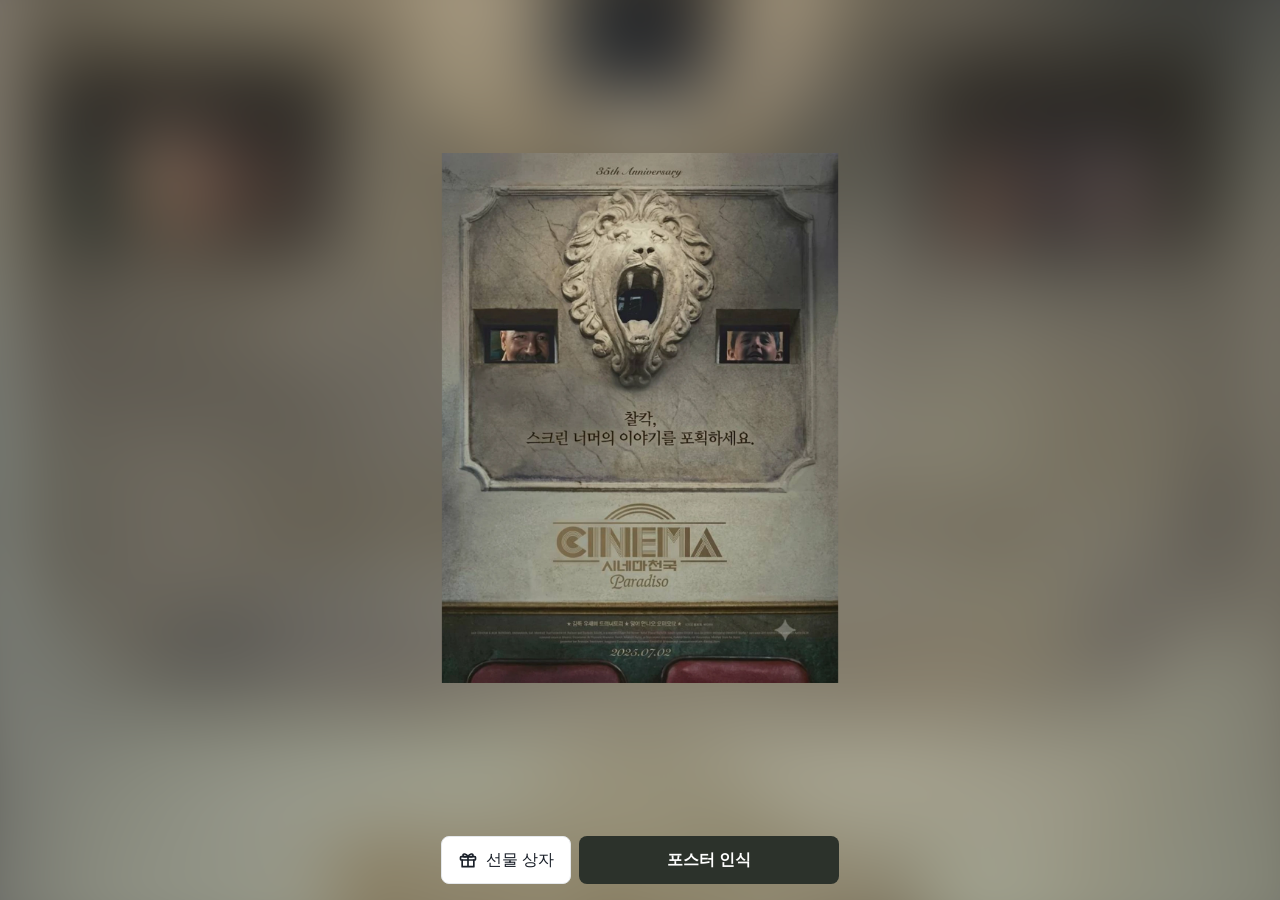
<file: index.html>
<!doctype html>
<html lang="ko">
<head>
<meta charset="utf-8">
<meta name="viewport" content="width=device-width, initial-scale=1, viewport-fit=cover, user-scalable=no">
<meta name="theme-color" content="#111316">
<title>AR 전시</title>
<link rel="stylesheet" href="css/app.css?v=3.10">
<script type="importmap">
{ "imports": {
  "three": "./lib/three/three.module.js",
  "three/addons/": "./lib/three/addons/"
} }
</script>
</head>
<body>
<svg width="0" height="0" style="position:absolute" aria-hidden="true">
  <symbol id="i-chevL" viewBox="0 0 24 24"><path d="M15 18l-6-6 6-6"/></symbol>
  <symbol id="i-chevR" viewBox="0 0 24 24"><path d="M9 6l6 6-6 6"/></symbol>
  <symbol id="i-chevD" viewBox="0 0 24 24"><path d="M6 9l6 6 6-6"/></symbol>
  <symbol id="i-chevU" viewBox="0 0 24 24"><path d="M6 15l6-6 6 6"/></symbol>
  <symbol id="i-x" viewBox="0 0 24 24"><path d="M18 6L6 18M6 6l12 12"/></symbol>
  <symbol id="i-gift" viewBox="0 0 24 24"><rect x="3" y="8" width="18" height="4" rx="1"/><path d="M5 12v8h14v-8M12 8v12M12 8c-2-4-6-4-6-1.5S9 8 12 8zm0 0c2-4 6-4 6-1.5S15 8 12 8z"/></symbol>
  <symbol id="i-check" viewBox="0 0 24 24"><path d="M5 12.5l4.5 4.5L19 7.5"/></symbol>
</svg>

<main>
<!-- 카메라·3D 무대 -->
<div id="stage" hidden></div>

<!-- V0 인앱 브라우저 안내 -->
<section id="v0" class="scr light center" hidden>
  <div class="cgroup">
    <h1 class="lg">다른 브라우저로 열어 주세요</h1>
    <p class="msg" id="v0Msg"></p>
    <div class="acts">
      <button class="abtn primary" id="v0Open"></button>
      <button class="abtn secondary" id="v0Stay">그래도 여기서 시도</button>
    </div>
  </div>
</section>

<!-- V1 홈 배경 그림(프리셋 · 홈 이미지 블러): 화면 전체(431px 이상이면 앱 바깥까지) -->
<div class="hbg" id="homeBg" hidden aria-hidden="true"></div>

<!-- V1 홈: 배경 + 홈 이미지 + 버튼 두 개 -->
<section id="v1" class="scr homev" hidden>
  <div class="himg" id="homeImgBox"></div>
  <div class="hbar">
    <p class="hnote" id="homeNote" hidden>준비 중인 행사입니다</p>
    <div class="row">
      <button class="abtn secondary" id="homeBox"><svg class="i"><use href="#i-gift"/></svg>선물 상자<span class="pill" id="homeBoxN" hidden>0</span></button>
      <button class="abtn primary wrap2" id="homeStart"><span class="lbl" id="homeStartTxt">AR 시작하기</span></button>
    </div>
  </div>
</section>

<!-- V2 준비·오류 -->
<section id="v2" class="scr dark center" hidden>
  <div class="cgroup">
    <div class="spin" id="v2Spin"></div>
    <h1 class="lg" id="v2Title">준비 중</h1>
    <p class="msg" id="v2Msg"></p>
    <div class="acts" id="v2Acts"></div>
  </div>
</section>

<!-- V3 스캔 · V4 인식 후 -->
<section id="cam" class="scr" hidden>
  <div class="touch" id="touch"></div>
  <div class="topbar">
    <span class="chip status dim" id="camState"><i class="dot" hidden></i><span class="ell" id="camStateTxt">포스터를 찾는 중</span></span>
    <span class="r"><span class="chip" id="camPv" hidden>미리보기</span><button class="chip btn" id="camExit">종료</button></span>
  </div>
  <div class="notice" id="camNotice" hidden><span class="chip wide"><span class="ell" id="camNoticeTxt"></span></span></div>
  <div id="scanUi">
    <div class="frame"><i class="a"></i><i class="b"></i><i class="c"></i><i class="d"></i></div>
    <div class="guide"><span class="chip wide"><span class="ell">포스터 전체가 화면에 들어오게 비춰 주세요</span></span></div>
  </div>
  <div class="mload" id="mload" hidden><div class="spin s20"></div></div>
  <div id="mlayer"></div>
  <div class="sheet mcard" id="card" hidden></div>
  <canvas class="fx" id="fx" hidden aria-hidden="true"></canvas>
</section>

<!-- V5 사은품 시트 -->
<div class="scrim" id="giftScrim" hidden></div>
<section id="gift" class="scr" hidden>
  <div class="sheet" id="giftSheet" role="dialog" aria-modal="true" aria-labelledby="giftTitle">
    <div class="handle"></div>
    <div class="body" id="giftBody">
      <div class="xs" id="giftHead" style="margin-top:12px"></div>
      <div class="lg" id="giftTitle"></div>
      <p class="sm t2" id="giftNote" hidden></p>
      <div class="gimg" id="giftImgBox" hidden></div>
      <p class="sm t2" id="giftDesc" style="margin-top:12px" hidden></p>
      <div class="kv" id="giftClaim" hidden><span class="k">받는 곳</span><span id="giftClaimTxt"></span></div>
      <p class="xs t2" id="giftNoSave" style="margin-top:12px;font-weight:400" hidden>이 브라우저에서는 선물이 저장되지 않아요</p>
    </div>
    <button class="abtn primary" id="giftOk">확인</button>
  </div>
</section>

<!-- V7 선물 상자 -->
<section id="v7" class="scr light box" hidden>
  <div class="appbar"><button class="ib back" id="boxBack" aria-label="홈으로"><svg class="i i24"><use href="#i-chevL"/></svg><span class="bl" id="boxBackTxt" hidden>AR</span></button><span class="ttl" id="boxTtl">선물 상자</span><span class="slot" id="boxSlot"><span class="ptag" id="boxPv" hidden>미리보기</span></span></div>
  <div class="scroll"><div class="body" id="boxBody"></div></div>
  <div class="bar"><p class="note" id="boxNote" hidden>수령할 선물이 없습니다</p><button class="abtn primary" id="boxStaff">직원 확인</button></div>
</section>

<!-- V8 직원 확인 -->
<section id="v8" class="scr light" hidden>
  <div class="appbar"><button class="ib" id="staffBack" aria-label="뒤로"><svg class="i"><use href="#i-chevL"/></svg></button><span class="ttl">직원 확인</span><span class="slot"></span></div>
  <div class="scroll"><div class="staff" id="staffBody"></div></div>
  <div class="bar"><button class="abtn primary" id="staffOk">확인</button></div>
</section>

</main>

<div class="toast" id="toast" role="status" hidden></div>

<script>
/* file:// 안내: 모듈 스크립트는 file://에서 브라우저가 막으므로, 모듈보다 먼저 도는 일반 스크립트로 안내 화면을 띄운다. */
if (location.protocol === 'file:') {
  document.getElementById('v2Spin').hidden = true;
  document.getElementById('v2Title').textContent = 'HTTPS 주소가 필요합니다';
  document.getElementById('v2Msg').textContent = '파일로 열면 설정을 읽을 수 없습니다. 배포된 https:// 주소나 로컬 서버(serve.ps1)로 열어 주세요.';
  document.getElementById('v2Msg').hidden = false;
  document.getElementById('v2').hidden = false;
}
</script>
<script type="module" src="js/app.js?v=3.10"></script>
</body>
</html>
</file>
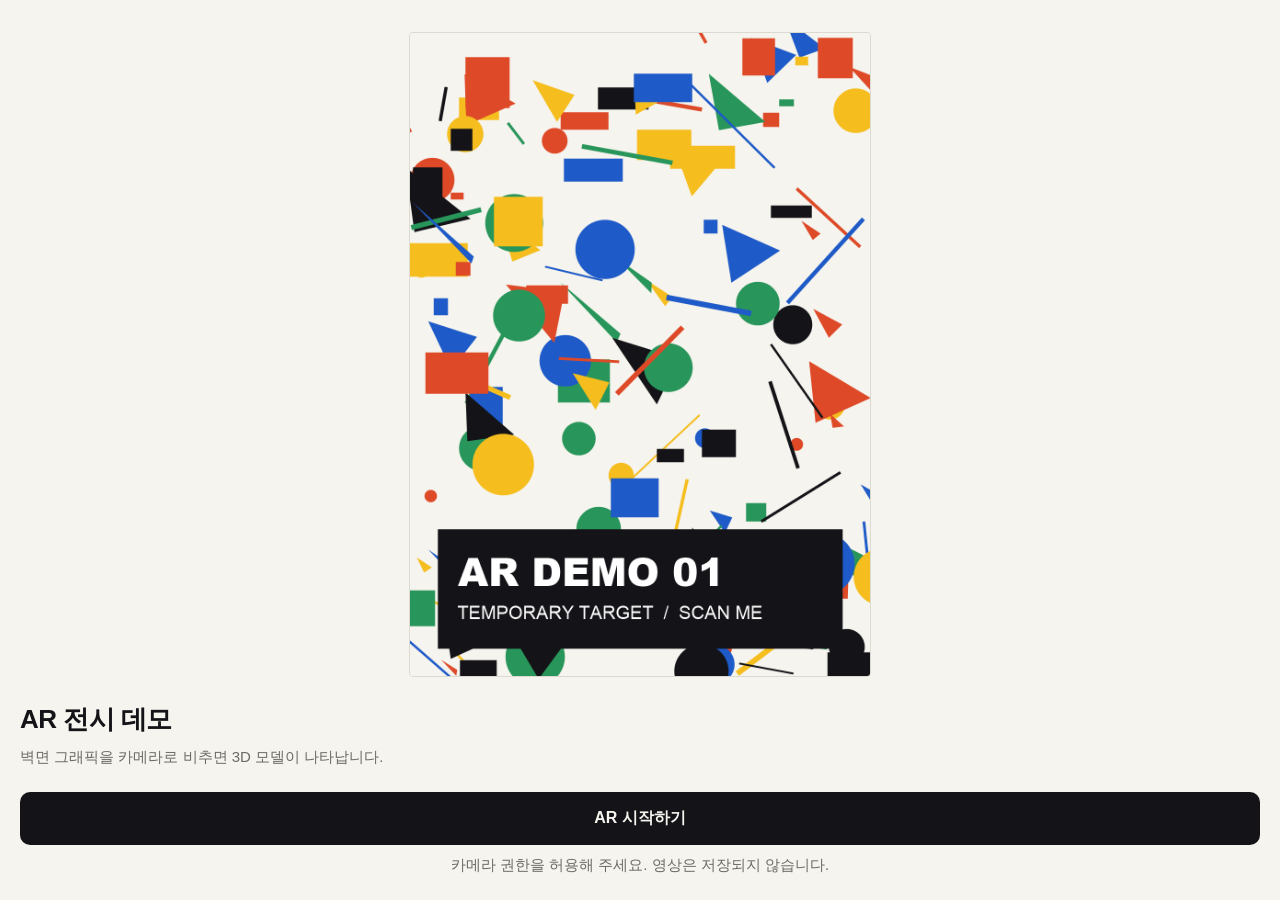
<file: AR_전시데모/index.html>
<!doctype html>
<html lang="ko">
<head>
<meta charset="utf-8">
<meta name="viewport" content="width=device-width, initial-scale=1, viewport-fit=cover, user-scalable=no">
<meta name="theme-color" content="#141418">
<title>AR 전시 데모</title>
<style>
  :root {
    --ink: #141418;
    --paper: #f6f4ee;
    --muted: #6b6a66;
    --line: #dcd9d0;
    --accent: #de4a28;
    --radius: 10px;
  }
  * { box-sizing: border-box; margin: 0; padding: 0; }
  html, body { height: 100%; background: var(--ink); color: var(--paper);
    font-family: -apple-system, BlinkMacSystemFont, "Apple SD Gothic Neo", "Pretendard", "Malgun Gothic", sans-serif;
    -webkit-font-smoothing: antialiased; overflow: hidden; }
  #ar { position: fixed; inset: 0; }
  #ar video { object-fit: cover; }

  .screen { position: fixed; inset: 0; display: flex; flex-direction: column; justify-content: flex-end;
    padding: 24px 20px calc(24px + env(safe-area-inset-bottom)); z-index: 10; }
  .screen[hidden] { display: none; }

  /* 시작 화면 */
  #intro { background: var(--paper); color: var(--ink); }
  #intro .thumb { flex: 1; min-height: 0; display: flex; align-items: center; justify-content: center; padding: 8px 0 24px; }
  #intro .thumb img { max-width: 62%; max-height: 100%; border: 1px solid var(--line); border-radius: 4px; }
  #intro h1 { font-size: 26px; font-weight: 700; letter-spacing: -0.02em; }
  #intro p { margin-top: 8px; font-size: 15px; line-height: 1.55; color: var(--muted); }
  .btn { display: block; width: 100%; margin-top: 24px; padding: 16px; border: 0; border-radius: var(--radius);
    background: var(--ink); color: var(--paper); font: inherit; font-size: 16px; font-weight: 600; cursor: pointer; }
  .btn:active { opacity: .85; }
  .btn.ghost { background: transparent; color: inherit; border: 1px solid currentColor; margin-top: 10px; }
  .note { margin-top: 12px; font-size: 12px; color: var(--muted); text-align: center; }

  /* 스캔 안내 */
  #scan { justify-content: center; align-items: center; pointer-events: none; background: none; }
  #scan .frame { position: relative; width: min(64vw, 300px); aspect-ratio: 1000 / 1400; }
  #scan .frame img { width: 100%; height: 100%; object-fit: contain; opacity: .35; }
  #scan .frame i { position: absolute; width: 28px; height: 28px; border: 0 solid var(--paper); }
  #scan .frame i:nth-of-type(1) { top: -10px; left: -10px; border-top-width: 3px; border-left-width: 3px; }
  #scan .frame i:nth-of-type(2) { top: -10px; right: -10px; border-top-width: 3px; border-right-width: 3px; }
  #scan .frame i:nth-of-type(3) { bottom: -10px; left: -10px; border-bottom-width: 3px; border-left-width: 3px; }
  #scan .frame i:nth-of-type(4) { bottom: -10px; right: -10px; border-bottom-width: 3px; border-right-width: 3px; }
  #scan .msg { margin-top: 28px; padding: 10px 16px; border-radius: 999px; background: rgba(20,20,24,.72); font-size: 14px; }

  /* 상단 바 */
  #bar { position: fixed; top: 0; left: 0; right: 0; z-index: 11; display: flex; justify-content: space-between; align-items: center;
    padding: calc(12px + env(safe-area-inset-top)) 16px 12px; pointer-events: none; }
  #bar[hidden] { display: none; }
  #bar .tag { font-size: 13px; padding: 6px 10px; border-radius: 6px; background: rgba(20,20,24,.6); }
  #bar .tag.on { background: var(--accent); }
  #bar button { pointer-events: auto; border: 0; background: rgba(20,20,24,.6); color: var(--paper); font: inherit; font-size: 13px;
    padding: 6px 10px; border-radius: 6px; cursor: pointer; }

  /* 로딩·오류 */
  #status { justify-content: center; align-items: center; text-align: center; background: var(--ink); }
  #status h2 { font-size: 18px; font-weight: 600; }
  #status p { margin-top: 10px; font-size: 14px; line-height: 1.6; color: #b9b7b0; max-width: 320px; }
  #status .btn { max-width: 320px; background: var(--paper); color: var(--ink); }
  #status .btn.ghost { background: transparent; color: var(--paper); }
  .spinner { width: 28px; height: 28px; margin-bottom: 18px; border: 2px solid #44434a; border-top-color: var(--paper); border-radius: 50%;
    animation: spin .8s linear infinite; }
  @keyframes spin { to { transform: rotate(360deg); } }
</style>
<script type="importmap">
{ "imports": {
  "three": "./lib/three/three.module.js",
  "three/addons/": "./lib/three/addons/"
} }
</script>
<script src="config.js"></script>
</head>
<body>
<div id="ar"></div>

<section id="intro" class="screen">
  <div class="thumb"><img id="introImg" alt="인식할 그래픽"></div>
  <h1 id="introTitle"></h1>
  <p id="introSub"></p>
  <button class="btn" id="startBtn">AR 시작하기</button>
  <p class="note">카메라 권한을 허용해 주세요. 영상은 저장되지 않습니다.</p>
</section>

<section id="scan" class="screen" hidden>
  <div class="frame"><img id="scanImg" alt=""><i></i><i></i><i></i><i></i></div>
  <div class="msg">이 그래픽을 화면에 비춰 주세요</div>
</section>

<div id="bar" hidden>
  <span class="tag" id="foundTag">찾는 중</span>
  <button id="stopBtn">종료</button>
</div>

<section id="status" class="screen" hidden>
  <div class="spinner" id="spinner"></div>
  <h2 id="statusTitle">준비 중</h2>
  <p id="statusText"></p>
  <div id="statusActions" style="width:100%;display:flex;flex-direction:column;align-items:center"></div>
</section>

<script type="module">
import * as THREE from "three";
import { GLTFLoader } from "three/addons/loaders/GLTFLoader.js";

const CFG = window.AR_CONFIG;
const $ = (id) => document.getElementById(id);
const deg = (d) => d * Math.PI / 180;

/* ── 첫 화면 ── */
$("introTitle").textContent = CFG.title;
$("introSub").textContent = CFG.subtitle;
$("introImg").src = CFG.targets[0].image;
document.title = CFG.title;

function show(id, on) { $(id).hidden = !on; }
function status(title, text, actions = [], loading = false) {
  show("status", true);
  $("spinner").style.display = loading ? "block" : "none";
  $("statusTitle").textContent = title;
  $("statusText").innerHTML = text;
  const box = $("statusActions"); box.innerHTML = "";
  actions.forEach((a, i) => {
    const b = document.createElement(a.href ? "a" : "button");
    b.className = "btn" + (i > 0 ? " ghost" : "");
    b.textContent = a.label;
    if (a.href) { b.href = a.href; b.style.textAlign = "center"; b.style.textDecoration = "none"; }
    if (a.onClick) b.onclick = a.onClick;
    box.appendChild(b);
  });
}

/* ── 인앱 브라우저 감지 (카카오톡·네이버·인스타 등은 카메라가 막히는 경우가 많음) ── */
const ua = navigator.userAgent;
const inApp = /KAKAOTALK|NAVER|Instagram|FBAN|FBAV|Line\/|everytimeApp|DaumApps/i.test(ua);
const isAndroid = /Android/i.test(ua);
function openExternal() {
  const url = location.href;
  if (/KAKAOTALK/i.test(ua)) { location.href = "kakaotalk://web/openExternal?url=" + encodeURIComponent(url); return; }
  if (isAndroid) { location.href = "intent://" + url.replace(/^https?:\/\//, "") + "#Intent;scheme=https;package=com.android.chrome;end"; return; }
  navigator.clipboard?.writeText(url);
  alert("주소를 복사했습니다. Safari를 열고 주소창에 붙여넣어 주세요.");
}
if (inApp) {
  status("다른 브라우저로 열어 주세요",
    "지금 앱 안의 브라우저에서는 카메라가 동작하지 않을 수 있습니다.<br>" + (isAndroid ? "Chrome" : "Safari") + "에서 열어 주세요.",
    [{ label: (isAndroid ? "Chrome" : "Safari") + "으로 열기", onClick: openExternal },
     { label: "그래도 여기서 시도", onClick: () => show("status", false) }]);
}

/* ── 임시 모델 (GLB가 없을 때) ── */
function placeholderModel() {
  const g = new THREE.Group();
  const gem = new THREE.Mesh(
    new THREE.IcosahedronGeometry(0.32, 0),
    new THREE.MeshStandardMaterial({ color: 0xde4a28, roughness: .35, metalness: .1, flatShading: true }));
  const ring = new THREE.Mesh(
    new THREE.TorusGeometry(0.52, 0.025, 12, 96),
    new THREE.MeshStandardMaterial({ color: 0x1e5ac8, roughness: .4 }));
  ring.rotation.x = deg(75);
  const dots = new THREE.Group();
  const dotMat = new THREE.MeshStandardMaterial({ color: 0xf5be1e, roughness: .4 });
  for (let i = 0; i < 3; i++) {
    const d = new THREE.Mesh(new THREE.SphereGeometry(0.06, 20, 16), dotMat);
    const a = i / 3 * Math.PI * 2;
    d.position.set(Math.cos(a) * 0.52, 0, Math.sin(a) * 0.52);
    dots.add(d);
  }
  dots.rotation.x = deg(75);
  g.add(gem, ring, dots);
  g.userData.tick = (t) => { gem.rotation.y = t * 0.8; gem.position.y = Math.sin(t * 2) * 0.03; dots.rotation.z = t * 1.2; };
  return g;
}

/* ── GLB 모델 불러오기 ── */
const loader = new GLTFLoader();
const mixers = [];
async function buildModel(t) {
  if (!t.model) return placeholderModel();
  const gltf = await loader.loadAsync(t.model);
  const root = gltf.scene;
  // 모델 크기를 1 단위로 맞춘 뒤 scale 적용 → 어떤 모델이 와도 같은 기준
  const box = new THREE.Box3().setFromObject(root);
  const size = box.getSize(new THREE.Vector3());
  const center = box.getCenter(new THREE.Vector3());
  const k = 1 / Math.max(size.x, size.y, size.z || 1);
  root.position.sub(center).multiplyScalar(k);
  root.scale.setScalar(k);
  const wrap = new THREE.Group(); wrap.add(root);
  if (gltf.animations?.length) {
    const mixer = new THREE.AnimationMixer(root);
    gltf.animations.forEach((clip) => mixer.clipAction(clip).play());
    mixers.push(mixer);
  }
  return wrap;
}

/* ── 인식 파일 준비 ──
   assets/targets.mind 가 있으면 그대로 쓰고,
   없으면 config 의 그래픽 이미지로 이 자리에서 변환 (처음 한 번 수십 초, 전시 전에는 compiler.html 로 미리 만들어 두세요) */
async function resolveTargets() {
  try {
    const r = await fetch(CFG.mindFile, { cache: "no-store" });
    if (r.ok) return CFG.mindFile;
  } catch (_) {}
  const { Compiler } = await import("./lib/mindar/mindar-image.prod.js");
  const imgs = await Promise.all(CFG.targets.map((t) => new Promise((res, rej) => {
    const im = new Image(); im.onload = () => res(im); im.onerror = rej; im.src = t.image;
  })));
  const compiler = new Compiler();
  await compiler.compileImageTargets(imgs, (p) => {
    status("그래픽 인식 준비 중", `처음 한 번만 필요한 작업입니다. ${Math.floor(p)}%`, [], true);
  });
  const buf = await compiler.exportData();
  status("준비 중", "AR 엔진과 3D 모델을 불러오고 있습니다.", [], true);
  return URL.createObjectURL(new Blob([buf]));
}

/* ── AR 시작 ── */
let mindar = null;
let running = false;

async function start() {
  if (!window.isSecureContext) {
    status("HTTPS 주소가 필요합니다", "카메라는 https:// 주소에서만 켜집니다. 배포된 주소로 접속해 주세요.");
    return;
  }
  show("intro", false);
  status("준비 중", "AR 엔진과 3D 모델을 불러오고 있습니다.", [], true);

  try {
    const { MindARThree } = await import("./lib/mindar/mindar-image-three.prod.js");
    const targetSrc = await resolveTargets();
    mindar = new MindARThree({
      container: $("ar"),
      imageTargetSrc: targetSrc,
      maxTrack: CFG.maxTrack || 1,
      uiLoading: "no", uiScanning: "no", uiError: "no",
      filterMinCF: 0.0001, filterBeta: 0.001,   // 떨림 보정
      warmupTolerance: 5, missTolerance: 5
    });
    const { renderer, scene, camera } = mindar;
    renderer.outputColorSpace = THREE.SRGBColorSpace;

    scene.add(new THREE.HemisphereLight(0xffffff, 0x444450, 2.2));
    const sun = new THREE.DirectionalLight(0xffffff, 1.6);
    sun.position.set(0.5, 1, 1);
    scene.add(sun);

    const appear = [];
    let foundCount = 0;
    for (let i = 0; i < CFG.targets.length; i++) {
      const t = CFG.targets[i];
      const anchor = mindar.addAnchor(i);
      const holder = new THREE.Group();
      holder.position.set(...(t.position || [0, 0, 0.3]));
      holder.rotation.set(...(t.rotation || [0, 0, 0]).map(deg));
      const model = await buildModel(t);
      model.scale.multiplyScalar(t.scale ?? 0.6);
      holder.add(model);
      anchor.group.add(holder);
      const state = { holder, model, base: model.scale.clone(), shown: 0, spin: t.spin };
      appear.push(state);
      anchor.onTargetFound = () => { state.shown = performance.now(); foundCount++; onFound(t.name); };
      anchor.onTargetLost = () => { state.shown = 0; foundCount = Math.max(0, foundCount - 1); if (!foundCount) onLost(); };
    }

    await mindar.start();
    running = true;
    show("status", false);
    show("scan", true);
    show("bar", true);

    const clock = new THREE.Clock();
    renderer.setAnimationLoop(() => {
      const dt = clock.getDelta(), t = clock.elapsedTime, now = performance.now();
      mixers.forEach((m) => m.update(dt));
      for (const s of appear) {
        if (s.shown) {
          // 나타날 때 0.4초 동안 커지며 등장
          const p = Math.min(1, (now - s.shown) / 400);
          const e = 1 - Math.pow(1 - p, 3);
          s.model.scale.copy(s.base).multiplyScalar(0.001 + e);
        }
        if (s.spin) s.holder.rotation.y += dt * 0.5;
        s.model.userData.tick?.(t);
      }
      renderer.render(scene, camera);
    });
  } catch (err) {
    console.error(err);
    const name = err && (err.name || "");
    if (/NotAllowed|Permission/i.test(name) || /permission/i.test(String(err))) {
      status("카메라 권한이 필요합니다",
        "브라우저 설정에서 이 사이트의 카메라 권한을 허용한 뒤 다시 시도해 주세요.",
        [{ label: "다시 시도", onClick: () => location.reload() }]);
    } else if (/NotFound|Overconstrained/i.test(name)) {
      status("카메라를 찾을 수 없습니다", "카메라가 있는 기기에서 접속해 주세요.",
        [{ label: "다시 시도", onClick: () => location.reload() }]);
    } else {
      status("시작하지 못했습니다", "잠시 후 다시 시도해 주세요.<br><small>" + (err?.message || err) + "</small>",
        [{ label: "다시 시도", onClick: () => location.reload() }]);
    }
  }
}

function onFound(name) {
  show("scan", false);
  $("foundTag").textContent = name;
  $("foundTag").classList.add("on");
  navigator.vibrate?.(30);
}
function onLost() {
  show("scan", true);
  $("foundTag").textContent = "찾는 중";
  $("foundTag").classList.remove("on");
}

$("scanImg").src = CFG.targets[0].image;
$("startBtn").onclick = start;
$("stopBtn").onclick = () => {
  if (mindar && running) { mindar.renderer.setAnimationLoop(null); mindar.stop(); running = false; }
  show("scan", false); show("bar", false); show("intro", true);
  location.reload();
};
</script>
</body>
</html>
</file>
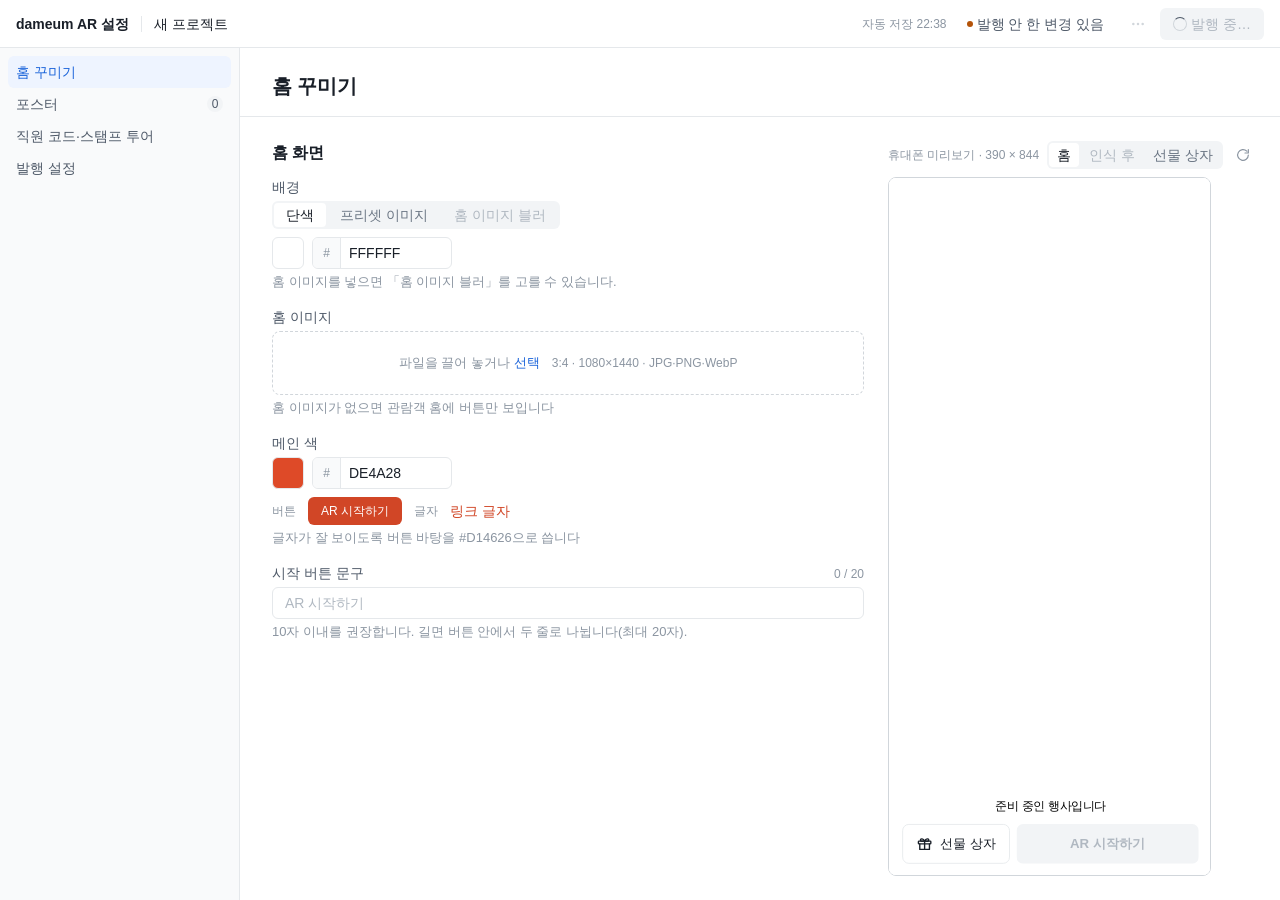
<file: admin.html>
<!doctype html>
<html lang="ko">
<head>
<meta charset="utf-8">
<meta name="viewport" content="width=1280">
<meta name="robots" content="noindex">
<title>dameum AR 설정</title>
<link rel="stylesheet" href="css/admin.css?v=3.10">
<script type="importmap">
{ "imports": {
  "three": "./lib/three/three.module.js",
  "three/addons/": "./lib/three/addons/"
} }
</script>
</head>
<body>
<svg width="0" height="0" style="position:absolute" aria-hidden="true">
  <symbol id="i-chevL" viewBox="0 0 24 24"><path d="M15 18l-6-6 6-6"/></symbol>
  <symbol id="i-chevU" viewBox="0 0 24 24"><path d="M6 15l6-6 6 6"/></symbol>
  <symbol id="i-chevD" viewBox="0 0 24 24"><path d="M6 9l6 6 6-6"/></symbol>
  <symbol id="i-x" viewBox="0 0 24 24"><path d="M18 6L6 18M6 6l12 12"/></symbol>
  <symbol id="i-more" viewBox="0 0 24 24"><circle cx="5" cy="12" r="1"/><circle cx="12" cy="12" r="1"/><circle cx="19" cy="12" r="1"/></symbol>
  <symbol id="i-refresh" viewBox="0 0 24 24"><path d="M20 12a8 8 0 1 1-2.3-5.7M20 4v5h-5"/></symbol>
  <symbol id="i-fit" viewBox="0 0 24 24"><path d="M4 9V4h5M20 9V4h-5M4 15v5h5M20 15v5h-5"/></symbol>
  <symbol id="i-ext" viewBox="0 0 24 24"><path d="M14 4h6v6M20 4l-9 9M18 14v6H4V6h6"/></symbol>
  <symbol id="i-plus" viewBox="0 0 24 24"><path d="M12 5v14M5 12h14"/></symbol>
  <symbol id="i-minus" viewBox="0 0 24 24"><path d="M5 12h14"/></symbol>
  <symbol id="i-grip" viewBox="0 0 24 24"><circle cx="9" cy="6" r="1"/><circle cx="15" cy="6" r="1"/><circle cx="9" cy="12" r="1"/><circle cx="15" cy="12" r="1"/><circle cx="9" cy="18" r="1"/><circle cx="15" cy="18" r="1"/></symbol>
  <symbol id="i-lock" viewBox="0 0 24 24"><rect x="5" y="11" width="14" height="10" rx="2"/><path d="M8 11V7a4 4 0 0 1 8 0v4"/></symbol>
  <symbol id="i-trash" viewBox="0 0 24 24"><path d="M4 7h16M10 11v6M14 11v6M6 7l1 13h10l1-13M9 7V4h6v3"/></symbol>
</svg>
<div class="shell">
  <header class="ah" id="hdr"></header>
  <nav class="side" id="side" aria-label="메뉴"></nav>
  <main class="main" id="main">
    <div id="pheadHost"></div>
    <div class="edit2" id="editWrap" hidden>
      <div id="formCol"></div>
      <div class="phonecol" id="phoneCol">
        <div class="pvcap"><span class="meta">휴대폰 미리보기 · 390 × 844</span><span class="inline"><span class="seg" id="pvSeg"></span><button class="ibtn s24" id="pvReload" title="미리보기 새로 고침"><svg class="i"><use href="#i-refresh"/></svg></button></span></div>
        <div class="pvframe" id="pvFrame"><iframe id="pvIframe" title="휴대폰 미리보기" tabindex="-1"></iframe><div class="over" id="pvOver"></div></div>
      </div>
    </div>
    <div id="plainHost"></div>
  </main>
</div>
<div id="layer"></div>
<script>
/* file:// 안내: 모듈 스크립트는 file://에서 브라우저가 막으므로, 모듈보다 먼저 도는 일반 스크립트로 안내를 띄운다. */
if (location.protocol === 'file:') {
  var fm = document.createElement('div');
  fm.id = 'fileNotice';
  fm.style.cssText = 'position:fixed;inset:0;z-index:100;background:var(--n0)';
  fm.innerHTML = '<div class="empty" style="padding-top:96px"><p class="w5">로컬 서버나 배포 주소로 열어 주세요</p>' +
    '<p class="d">파일로 열면 브라우저 정책상 동작하지 않습니다. 폴더의 serve.ps1을 실행해 주세요.</p></div>';
  document.body.appendChild(fm);
}
</script>
<script type="module" src="js/admin.js?v=3.10"></script>
</body>
</html>
</file>
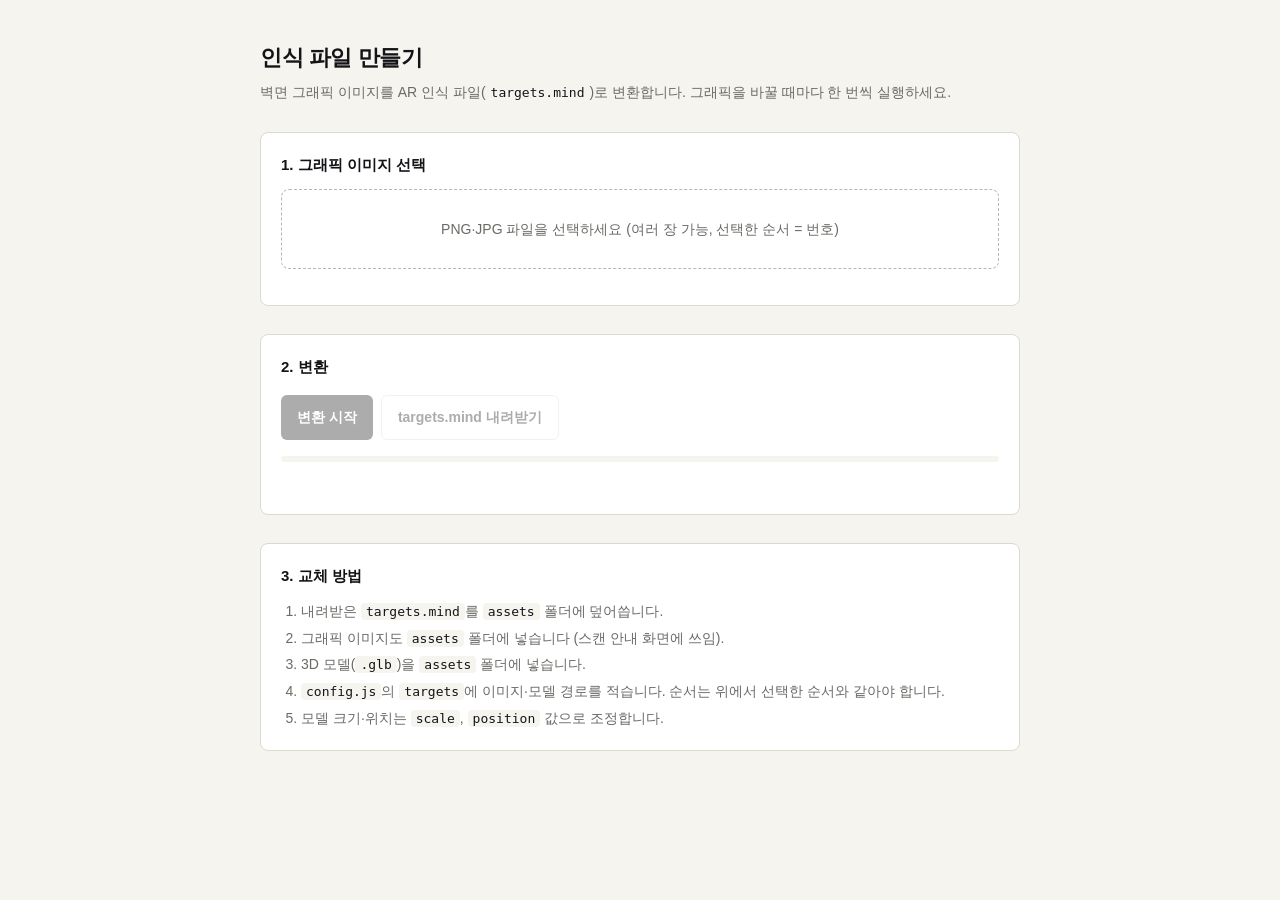
<file: AR_전시데모/compiler.html>
<!doctype html>
<html lang="ko">
<head>
<meta charset="utf-8">
<meta name="viewport" content="width=device-width, initial-scale=1">
<title>인식 파일 만들기</title>
<style>
  :root { --ink:#141418; --paper:#ffffff; --bg:#f6f4ee; --muted:#6b6a66; --line:#dcd9d0; --accent:#de4a28; --radius:8px; }
  * { box-sizing: border-box; margin: 0; padding: 0; }
  body { background: var(--bg); color: var(--ink); font-family: -apple-system, "Apple SD Gothic Neo", "Pretendard", "Malgun Gothic", sans-serif;
    font-size: 14px; line-height: 1.6; padding: 40px 16px; }
  main { max-width: 760px; margin: 0 auto; }
  h1 { font-size: 22px; letter-spacing: -0.02em; }
  .lead { color: var(--muted); margin-top: 6px; }
  section { margin-top: 28px; background: var(--paper); border: 1px solid var(--line); border-radius: var(--radius); padding: 20px; }
  h2 { font-size: 15px; margin-bottom: 12px; }
  ol { padding-left: 20px; color: var(--muted); }
  ol li + li { margin-top: 4px; }
  code { background: var(--bg); padding: 1px 5px; border-radius: 4px; font-size: 13px; color: var(--ink); }
  .drop { display: block; border: 1px dashed #b9b6ad; border-radius: var(--radius); padding: 28px; text-align: center; color: var(--muted); cursor: pointer; }
  .drop:hover { border-color: var(--ink); color: var(--ink); }
  .list { display: grid; grid-template-columns: repeat(auto-fill, minmax(120px, 1fr)); gap: 12px; margin-top: 16px; }
  .item { border: 1px solid var(--line); border-radius: 6px; padding: 8px; font-size: 12px; }
  .item img { width: 100%; aspect-ratio: 3/4; object-fit: contain; background: var(--bg); display: block; }
  .item b { display: block; margin-top: 6px; }
  .item span { color: var(--muted); word-break: break-all; }
  .row { display: flex; gap: 8px; flex-wrap: wrap; margin-top: 16px; }
  button { border: 0; border-radius: 6px; padding: 10px 16px; font: inherit; font-weight: 600; cursor: pointer; background: var(--ink); color: #fff; }
  button.ghost { background: transparent; color: var(--ink); border: 1px solid var(--line); }
  button:disabled { opacity: .35; cursor: default; }
  .bar { height: 6px; background: var(--bg); border-radius: 3px; margin-top: 16px; overflow: hidden; }
  .bar i { display: block; height: 100%; width: 0; background: var(--ink); transition: width .2s; }
  #msg { margin-top: 10px; color: var(--muted); min-height: 22px; }
  #msg.ok { color: #1e7a4a; } #msg.err { color: var(--accent); }
</style>
<script type="importmap">
{ "imports": { "three": "./lib/three/three.module.js", "three/addons/": "./lib/three/addons/" } }
</script>
</head>
<body>
<main>
  <h1>인식 파일 만들기</h1>
  <p class="lead">벽면 그래픽 이미지를 AR 인식 파일(<code>targets.mind</code>)로 변환합니다. 그래픽을 바꿀 때마다 한 번씩 실행하세요.</p>

  <section>
    <h2>1. 그래픽 이미지 선택</h2>
    <label class="drop" for="file">PNG·JPG 파일을 선택하세요 (여러 장 가능, 선택한 순서 = 번호)</label>
    <input type="file" id="file" accept="image/png,image/jpeg" multiple hidden>
    <div class="list" id="list"></div>
  </section>

  <section>
    <h2>2. 변환</h2>
    <div class="row">
      <button id="compileBtn" disabled>변환 시작</button>
      <button id="downloadBtn" class="ghost" disabled>targets.mind 내려받기</button>
      <button id="saveBtn" class="ghost" disabled hidden>assets 폴더에 바로 저장</button>
    </div>
    <div class="bar"><i id="prog"></i></div>
    <p id="msg"></p>
  </section>

  <section>
    <h2>3. 교체 방법</h2>
    <ol>
      <li>내려받은 <code>targets.mind</code>를 <code>assets</code> 폴더에 덮어씁니다.</li>
      <li>그래픽 이미지도 <code>assets</code> 폴더에 넣습니다 (스캔 안내 화면에 쓰임).</li>
      <li>3D 모델(<code>.glb</code>)을 <code>assets</code> 폴더에 넣습니다.</li>
      <li><code>config.js</code>의 <code>targets</code>에 이미지·모델 경로를 적습니다. 순서는 위에서 선택한 순서와 같아야 합니다.</li>
      <li>모델 크기·위치는 <code>scale</code>, <code>position</code> 값으로 조정합니다.</li>
    </ol>
  </section>
</main>

<script type="module">
import { Compiler } from "./lib/mindar/mindar-image.prod.js";

const $ = (id) => document.getElementById(id);
let images = [];
let result = null;

function msg(text, cls = "") { $("msg").textContent = text; $("msg").className = cls; }

$("file").onchange = async (e) => {
  const files = [...e.target.files];
  images = await Promise.all(files.map((f) => new Promise((res, rej) => {
    const img = new Image();
    img.onload = () => res({ img, name: f.name });
    img.onerror = rej;
    img.src = URL.createObjectURL(f);
  })));
  $("list").innerHTML = images.map((x, i) =>
    `<div class="item"><img src="${x.img.src}" alt=""><b>${i + 1}번</b><span>${x.name}<br>${x.img.naturalWidth}×${x.img.naturalHeight}</span></div>`).join("");
  result = null;
  $("compileBtn").disabled = !images.length;
  $("downloadBtn").disabled = true; $("saveBtn").disabled = true;
  msg(images.length ? `${images.length}장 선택됨` : "");
};

$("compileBtn").onclick = async () => {
  $("compileBtn").disabled = true;
  msg("변환 중입니다. 이미지 한 장에 10~30초 정도 걸립니다.");
  try {
    const compiler = new Compiler();
    await compiler.compileImageTargets(images.map((x) => x.img), (p) => { $("prog").style.width = p.toFixed(1) + "%"; });
    result = await compiler.exportData();
    $("prog").style.width = "100%";
    msg(`완료 — ${(result.byteLength / 1024).toFixed(0)}KB`, "ok");
    $("downloadBtn").disabled = false; $("saveBtn").disabled = false;
  } catch (err) {
    console.error(err);
    msg("변환에 실패했습니다: " + (err?.message || err), "err");
  }
  $("compileBtn").disabled = false;
};

$("downloadBtn").onclick = () => {
  const a = document.createElement("a");
  a.href = URL.createObjectURL(new Blob([result]));
  a.download = "targets.mind";
  a.click();
};

// 로컬 테스트 서버(serve.ps1)로 열었을 때만 바로 저장 가능
const local = /^(localhost|127\.0\.0\.1)$/.test(location.hostname);
$("saveBtn").hidden = !local;
$("saveBtn").onclick = async () => {
  const r = await fetch("/__save?path=assets/targets.mind", { method: "POST", body: result });
  msg(r.ok ? "assets/targets.mind 에 저장했습니다." : "저장 실패 — 내려받기를 이용하세요.", r.ok ? "ok" : "err");
};
</script>
</body>
</html>
</file>
<file: css/app.css>
/* dameum_AR 관람객 웹앱 v3.1 — 디자인 규칙 AR1.5 (--a-* 토큰만 사용) */
:root {
  --a-bg: #FFFFFF; --a-canvas: #F9FAFB; --a-fill: #F2F4F6; --a-line: #E5E8EB; --a-line-strong: #D1D6DB;
  --a-t-dis: #B0B8C1; --a-t3: #6B7684; --a-t2: #4E5968; --a-text: #191F28;
  --a-dk-bg: #111316; --a-dk-line: #33383E; --a-dk-line-strong: #454B53; --a-dk-press: #262A2F; --a-dk-t2: #B0B8C1; --a-dk-text: #F2F4F6;
  --a-ov: rgba(17,19,22,.76); --a-ov-text: #FFFFFF; --a-ov-line: #FFFFFF; --a-ov-t2: #C9CDD2; --a-ov-track: rgba(255,255,255,.24);
  --a-halo: rgba(17,19,22,.56); --a-scrim: rgba(17,19,22,.40);
  --a-success: #067A4D; --a-danger: #C93B40; --a-success-dk: #2FB37A; --a-danger-dk: #F0646A;
  --a-toast: #191F28; --a-toast-text: #FFFFFF;
  --a-main-solid: #D14626; --a-main-on: #FFFFFF; --a-main-text: #D14626; --a-main-line: #DE4A28; --a-main-ov: #E25E40;
  --a-main-subtle: #FCEDEA; --a-solid-bd-light: transparent; --a-solid-bd-dark: transparent;
  --a-home-bg: #FFFFFF; --a-home-text: #000000; --a-home-solid: #D14626; --a-home-on: #FFFFFF; --a-home-press: #B83E22;
  --a-r: 8px; --a-r-sm: 4px; --a-r-full: 999px;
  --a-sh-pop: 0 8px 24px rgba(17,19,22,.16);
  --a-font: -apple-system, BlinkMacSystemFont, "Apple SD Gothic Neo", "Pretendard", "Noto Sans KR", sans-serif;
  --a-w: 430px;
  --safe-t: env(safe-area-inset-top, 0px); --safe-b: env(safe-area-inset-bottom, 0px);
}
* { box-sizing: border-box; margin: 0; padding: 0; }
html, body { height: 100%; }
body { background: var(--a-canvas); color: var(--a-text); font-family: var(--a-font); font-size: 16px; line-height: 24px;
  -webkit-font-smoothing: antialiased; word-break: keep-all; overflow: hidden; overscroll-behavior: none;
  -webkit-tap-highlight-color: transparent; -webkit-user-select: none; user-select: none; }
body.cam-on { background: var(--a-dk-bg); }
button, input { font: inherit; color: inherit; }
button { background: none; border: 0; cursor: pointer; }
[hidden] { display: none !important; }
/* 키보드 포커스(AR1.5 3-7): 2px 외곽선, 표면마다 대비가 맞는 메인 색 파생값. 마우스·터치로 누를 때는 그리지 않는다(:focus-visible) */
:focus-visible { outline: 2px solid var(--a-main-line); outline-offset: 2px; }
.dark :focus-visible, #cam :focus-visible { outline-color: var(--a-main-ov); box-shadow: 0 0 0 5px var(--a-halo); } /* 어두운 화면·카메라 위: 후광으로 밝은 영상 위에서도 보이게 */
#cam .sheet :focus-visible { outline-color: var(--a-main-line); box-shadow: none; }
.homev :focus-visible { outline-color: var(--a-home-text); } /* 홈: 운영자 배경색 위라 홈 바탕 파생 글자색 */
.opt:focus-visible, .ox .abtn:focus-visible, button.srow:focus-visible, .crow:focus-visible { outline-offset: -2px; } /* 폭 100% 행: 스크롤 칸에 잘리지 않게 안쪽 */
svg.i { width: 20px; height: 20px; fill: none; stroke: currentColor; stroke-width: 2; stroke-linecap: round; stroke-linejoin: round; flex: none; }
svg.i24 { width: 24px; height: 24px; }
.num { font-variant-numeric: tabular-nums; }
.xs { font-size: 12px; line-height: 16px; font-weight: 500; }
.sm { font-size: 14px; line-height: 20px; }
.md { font-size: 16px; line-height: 24px; }
.lg { font-size: 20px; line-height: 28px; font-weight: 600; letter-spacing: -.01em; }
.w4 { font-weight: 400; } .w5 { font-weight: 500; } .w6 { font-weight: 600; }
.t2 { color: var(--a-t2); } .t3 { color: var(--a-t3); } .ok { color: var(--a-success); } .err { color: var(--a-danger); }
.main-t { color: var(--a-main-text); }
.ell { white-space: nowrap; overflow: hidden; text-overflow: ellipsis; min-width: 0; }

/* ── 카메라·3D 무대 (화면 전체) ── */
#stage { position: fixed; inset: 0; overflow: hidden; background: var(--a-dk-bg); }
#stage video { object-fit: cover; }
#stage canvas { touch-action: none; }

/* ── 화면 틀: 앱 폭 360~430, 넘으면 430 가운데 ── */
.scr { position: fixed; top: 0; bottom: 0; left: 50%; width: min(100%, var(--a-w)); transform: translateX(-50%); z-index: 10;
  display: flex; flex-direction: column; overflow: hidden; animation: fade .2s ease-out; }
@keyframes fade { from { opacity: 0; } to { opacity: 1; } }
.light { background: var(--a-bg); color: var(--a-text); }
.dark { background: var(--a-dk-bg); color: var(--a-dk-text); }
.scroll { flex: 1; min-height: 0; overflow-y: auto; -webkit-overflow-scrolling: touch; }

/* ── 버튼 aBtn ── */
.abtn { height: 48px; padding: 0 16px; border-radius: var(--a-r); border: 1px solid transparent; display: flex; align-items: center; justify-content: center;
  gap: 8px; font-size: 16px; line-height: 24px; font-weight: 500; width: 100%; white-space: nowrap; text-decoration: none; color: inherit; }
.abtn.h40 { height: 40px; }
/* 운영자가 정하는 문구(시작 버튼): 버튼 안에서 최대 2줄, 가운데 정렬, 높이 자동 */
.abtn.wrap2 { height: auto; min-height: 48px; padding-top: 8px; padding-bottom: 8px; white-space: normal; text-align: center; }
.abtn.wrap2 .lbl { display: -webkit-box; -webkit-line-clamp: 2; -webkit-box-orient: vertical; overflow: hidden; min-width: 0; word-break: keep-all; overflow-wrap: anywhere; }
.abtn.primary { background: var(--a-main-solid); color: var(--a-main-on); font-weight: 600; border-color: var(--a-solid-bd-light); }
.dark .abtn.primary { border-color: var(--a-solid-bd-dark); }
.abtn.primary:active:not(:disabled) { background: color-mix(in srgb, var(--a-main-solid) 88%, #000); }
.abtn.secondary { background: var(--a-bg); border-color: var(--a-line); color: var(--a-text); }
.abtn.secondary:active:not(:disabled) { background: var(--a-fill); }
.dark .abtn.secondary { background: transparent; border-color: var(--a-dk-line-strong); color: var(--a-dk-text); }
.dark .abtn.secondary:active { background: var(--a-dk-press); }
.abtn.text { color: var(--a-main-text); width: auto; height: 40px; padding: 0 8px; }
.dark .abtn.text { color: var(--a-dk-text); }
.abtn:disabled { background: var(--a-fill); color: var(--a-t-dis); border-color: transparent; cursor: default; }
.abtn.text:disabled { background: none; }
.pill { min-width: 20px; height: 20px; padding: 0 4px; border-radius: var(--a-r-sm); background: var(--a-main-solid); color: var(--a-main-on);
  border: 1px solid var(--a-solid-bd-light); font-size: 12px; line-height: 18px; font-weight: 500; text-align: center; font-variant-numeric: tabular-nums; }

/* ── 하단 고정 바 ── */
.bar { flex: none; background: var(--a-bg); border-top: 1px solid var(--a-line); padding: 12px 16px calc(12px + var(--safe-b)); }
.bar .note { font-size: 12px; line-height: 16px; font-weight: 500; color: var(--a-t3); margin-bottom: 8px; text-align: center; }
.bar .row { display: flex; gap: 8px; }
.bar .row .secondary { flex: none; width: auto; height: auto; min-height: 48px; }
.bar .row .primary { flex: 1; min-width: 0; }

/* ── 앱바 ── */
.appbar { flex: none; position: relative; height: 52px; display: flex; align-items: center; justify-content: space-between; padding: 0 4px; margin-top: var(--safe-t); }
.appbar .ib { width: 44px; height: 44px; display: flex; align-items: center; justify-content: center; color: var(--a-text); flex: none; }
.appbar .ttl { position: absolute; left: 64px; right: 64px; text-align: center; font-size: 16px; font-weight: 600; pointer-events: none; }
.appbar .slot { min-width: 44px; display: flex; justify-content: flex-end; flex: none; }
.appbar .ib.back { width: auto; min-width: 44px; padding: 0 10px; gap: 4px; }
.appbar .ib.back.wide { padding: 0 8px; }
.appbar .ib .bl { font-size: 16px; line-height: 24px; font-weight: 500; color: var(--a-text); white-space: nowrap; }
.ptag { height: 20px; padding: 0 4px; border-radius: var(--a-r-sm); background: var(--a-fill); color: var(--a-t2); font-size: 12px; line-height: 20px; font-weight: 500; white-space: nowrap; margin-right: 8px; }
.shead { display: flex; justify-content: space-between; align-items: baseline; gap: 12px; }
.prog { height: 4px; border-radius: var(--a-r-full); background: var(--a-fill); overflow: hidden; }
.prog i { display: block; height: 100%; width: 0; background: var(--a-main-line); border-radius: var(--a-r-full); transition: width .2s; }

/* ── 가운데 묶음 (V0, V2) ── */
.center { justify-content: center; align-items: center; }
.cgroup { width: 100%; max-width: 320px; padding: 0 24px; box-sizing: content-box; text-align: center; }
.cgroup .msg { margin-top: 8px; font-size: 14px; line-height: 20px; }
.dark .cgroup .msg { color: var(--a-dk-t2); }
.light .cgroup .msg { color: var(--a-t2); }
.cgroup .acts { margin-top: 24px; display: flex; flex-direction: column; gap: 8px; }
.spin { width: 24px; height: 24px; border-radius: var(--a-r-full); border: 2px solid var(--a-dk-line); border-top-color: var(--a-main-ov);
  animation: spin .8s linear infinite; margin: 0 auto 16px; }
.spin.s20 { width: 20px; height: 20px; border-color: var(--a-ov-track); border-top-color: var(--a-ov-text); margin: 0; }
@keyframes spin { to { transform: rotate(360deg); } }

/* ── V1 홈 (AR1.3 5-8): 배경색 한 색 + 이미지 영역 + 하단 바 홈 변형 ── */
body.home-on { background: var(--a-home-bg); }
.homev { background: var(--a-home-bg); }
.himg { flex: 1; min-height: 0; position: relative; margin: calc(16px + var(--safe-t)) 16px 16px; }
.himg img { position: absolute; inset: 0; width: 100%; height: 100%; object-fit: contain; display: block; }
.hbar { flex: none; padding: 0 16px calc(16px + var(--safe-b)); }
.hbar .hnote { font-size: 14px; line-height: 20px; font-weight: 500; color: var(--a-home-text); text-align: center; margin-bottom: 12px; }
.hbar .row { display: flex; gap: 8px; }
.hbar .row .secondary { flex: none; width: auto; height: auto; min-height: 48px; }
.hbar .row .primary { flex: 1; min-width: 0; background: var(--a-home-solid); color: var(--a-home-on); border-color: transparent; }
.hbar .row .primary:active:not(:disabled) { background: var(--a-home-press); }
.hbar .row .primary:disabled { background: var(--a-fill); color: var(--a-t-dis); }
/* v3 홈 배경 그림(AR1.4 5-14, D3-1): ① 배경색(body) ② 그림(화면 전체 cover) ③ 홈 이미지 ④ 하단 바 */
.hbg { position: fixed; inset: 0; z-index: 1; overflow: hidden; background: var(--a-home-bg); pointer-events: none; }
body:not(.home-on) .hbg { display: none; }
.hbg img { position: absolute; inset: 0; width: 100%; height: 100%; object-fit: cover; object-position: 50% 50%; display: block; }
.hbg img.blur { inset: -80px; width: calc(100% + 160px); height: calc(100% + 160px); filter: blur(40px); }
body.bgimg .homev { background: transparent; }

/* ── 카메라 칩 aChip ── */
.chip { background: var(--a-ov); color: var(--a-ov-text); border-radius: var(--a-r); height: 36px; padding: 0 12px; display: inline-flex; align-items: center;
  gap: 8px; font-size: 14px; line-height: 20px; font-weight: 500; max-width: 220px; white-space: nowrap; flex: none; }
.chip.btn { height: 44px; pointer-events: auto; }
.chip.btn:active { background: rgba(17,19,22,.9); }
.chip .dot { width: 8px; height: 8px; border-radius: var(--a-r-full); background: var(--a-main-ov); flex: none; }
.chip.dim { color: var(--a-ov-t2); }
.chip.wide { max-width: calc(100% - 32px); }
.chip.status { min-width: 0; flex: 0 1 auto; }

/* ── V3·V4 카메라 위 UI ── */
#cam { background: transparent; pointer-events: none; animation: none; }
#cam .touch { position: absolute; inset: 0; pointer-events: auto; touch-action: none; }
.topbar { position: absolute; left: 12px; right: 12px; top: calc(8px + var(--safe-t)); display: flex; justify-content: space-between; align-items: center; gap: 8px; z-index: 3; }
.topbar .r { display: flex; gap: 8px; align-items: center; flex: none; }
.notice { position: absolute; left: 0; right: 0; top: calc(60px + var(--safe-t)); display: flex; justify-content: center; z-index: 3; padding: 0 16px; }
.frame { position: absolute; left: 50%; top: 42%; width: min(64vw, 280px); aspect-ratio: 1 / 1.4; transform: translate(-50%, -50%); filter: drop-shadow(0 0 1px var(--a-halo)); }
.frame i { position: absolute; width: 24px; height: 24px; border: 0 solid var(--a-ov-line); }
.frame i.a { left: 0; top: 0; border-top-width: 3px; border-left-width: 3px; }
.frame i.b { right: 0; top: 0; border-top-width: 3px; border-right-width: 3px; }
.frame i.c { left: 0; bottom: 0; border-bottom-width: 3px; border-left-width: 3px; }
.frame i.d { right: 0; bottom: 0; border-bottom-width: 3px; border-right-width: 3px; }
.guide { position: absolute; left: 0; right: 0; top: calc(42% + min(64vw, 280px) * .7 + 16px); display: flex; justify-content: center; padding: 0 16px; }
.mload { position: absolute; width: 40px; height: 40px; margin: -20px 0 0 -20px; border-radius: var(--a-r-full); background: var(--a-ov); display: flex; align-items: center; justify-content: center; z-index: 2; }
#mlayer { position: absolute; inset: 0; pointer-events: none; z-index: 2; }
/* 성공 연출 캔버스(D3-4): 미션 그래픽·카드 위, 덮개·시트 아래 */
.fx { position: absolute; inset: 0; width: 100%; height: 100%; pointer-events: none; z-index: 5; }

/* 미션 그래픽 (5-5) */
.gauge { position: absolute; width: 64px; height: 64px; border-radius: var(--a-r-full); background: var(--a-ov); display: flex; align-items: center; justify-content: center; }
.gauge svg { position: absolute; inset: 0; transform: rotate(-90deg); }
.gauge .v { position: relative; color: var(--a-ov-text); font-size: 14px; line-height: 20px; font-weight: 600; font-variant-numeric: tabular-nums; }
.target { position: absolute; width: 72px; height: 72px; margin: -36px 0 0 -36px; border-radius: var(--a-r-full); background: var(--a-ov); border: 2px solid var(--a-ov-line);
  box-shadow: 0 0 0 1px var(--a-halo); display: flex; align-items: center; justify-content: center; color: var(--a-ov-text); }
.target.hit { border: 3px solid var(--a-main-ov); }
.target img { width: 40px; height: 40px; object-fit: contain; }
.marker { position: absolute; width: 40px; height: 40px; margin: -20px 0 0 -20px; border-radius: var(--a-r-full); border: 2px solid var(--a-ov-line);
  box-shadow: 0 0 0 1px var(--a-halo); background: var(--a-ov); display: flex; align-items: center; justify-content: center; color: var(--a-ov-text); pointer-events: auto; padding: 0; }
.marker.ready { border: 3px solid var(--a-main-ov); }
.marker img { width: 28px; height: 28px; object-fit: contain; pointer-events: none; }
.marker.item { width: 32px; height: 32px; margin: -16px 0 0 -16px; }
.marker.item img { width: 22px; height: 22px; }
.marker.item::before { content: ""; position: absolute; inset: -8px; } /* 터치 대상 44+ */
.marker::before { content: ""; position: absolute; inset: -4px; }

/* ── 카메라 시트 (미션 카드, 사은품 시트) — 가로 스크롤 금지(AR1.3 5-4) ── */
.sheet { position: absolute; left: 0; right: 0; bottom: 0; background: var(--a-bg); color: var(--a-text); border-radius: var(--a-r) var(--a-r) 0 0;
  box-shadow: var(--a-sh-pop); padding: 8px 16px calc(16px + var(--safe-b)); pointer-events: auto; z-index: 4; max-height: 45%; display: flex; flex-direction: column;
  overflow-x: hidden; animation: up .24s ease-out; }
.sheet * { min-width: 0; }
@keyframes up { from { transform: translateY(24px); opacity: 0; } to { transform: none; opacity: 1; } }
.sheet .body { overflow-y: auto; overflow-x: hidden; min-height: 0; overflow-wrap: anywhere; }
.sheet .body.swap { animation: fade .15s ease-out; }
.handle { width: 32px; height: 4px; border-radius: var(--a-r-full); background: var(--a-line-strong); margin: 0 auto 4px; flex: none; }
.ib44 { width: 44px; height: 44px; margin-right: -12px; display: flex; align-items: center; justify-content: center; color: var(--a-t3); flex: none; }
/* 미션 카드: 손잡이 → 안내 문구 + 진행 + 접기 → 진행 막대 */
.mcard { padding: 8px 4px calc(16px + var(--safe-b)) 16px; overflow-y: auto; }
.mcard .handle { margin-bottom: 8px; }
.crow1 { display: flex; align-items: center; gap: 12px; min-height: 44px; flex: none; }
.cguide { flex: 1; min-width: 0; display: block; overflow-wrap: anywhere; } /* 펼친 카드: 안내 문구 전체 표시(40자, 360폭 3줄) */
.gfrom { display: flex; min-width: 0; gap: 0; }
.gfrom .gname { min-width: 0; overflow: hidden; text-overflow: ellipsis; white-space: nowrap; }
.gfrom .gdate { flex: none; white-space: nowrap; }
.cguide.one { display: block; overflow: hidden; white-space: nowrap; text-overflow: ellipsis; }
.cguide.full { display: block; } /* 퀴즈 질문은 자르지 않는다(보기와 함께 읽어야 함) */
.cprog { flex: none; white-space: nowrap; }
.mcard .ib44 { margin: 0 0 0 -12px; }
.cbar { margin: 12px 12px 0 0; flex: none; }
.cquiz { margin-right: 12px; }
.mcard.collapsed { height: calc(56px + var(--safe-b)); padding: 6px 4px calc(6px + var(--safe-b)) 16px; cursor: pointer; overflow: hidden; }
.mcard.leaving { animation: none; transform: translateY(calc(100% + 32px)); transition: transform .2s ease-in; pointer-events: none; }
.quiz { margin-top: 12px; }
.quiz .q { font-size: 16px; line-height: 24px; font-weight: 500; }
.ox { display: flex; gap: 8px; margin-top: 12px; }
.ox .abtn { font-size: 20px; line-height: 28px; font-weight: 600; }
.opts { display: flex; flex-direction: column; gap: 8px; margin-top: 12px; }
.opt { min-height: 48px; padding: 12px; border: 1px solid var(--a-line); border-radius: var(--a-r); display: flex; align-items: center; gap: 12px; text-align: left;
  background: var(--a-bg); color: var(--a-text); font-size: 16px; line-height: 24px; width: 100%; }
.opt .rd { width: 20px; height: 20px; border-radius: var(--a-r-full); border: 1px solid var(--a-line-strong); flex: none; position: relative; }
.opt.on { border-color: var(--a-main-line); background: var(--a-main-subtle); }
.opt.on .rd { border-color: var(--a-main-line); }
.opt.on .rd::after { content: ""; position: absolute; inset: 4px; border-radius: var(--a-r-full); background: var(--a-main-line); }
.opt.wrong, .ox .abtn.wrong { border-color: var(--a-danger); }
.opt.wrong .rd { border-color: var(--a-danger); }
.opt.wrong .rd::after { background: var(--a-danger); }
.opt span:last-child { min-width: 0; overflow-wrap: anywhere; }
.qmsg { margin-top: 8px; }

/* 사은품 시트 */
.scrim { position: fixed; inset: 0; background: var(--a-scrim); z-index: 20; animation: fade .2s ease-out; }
#gift { z-index: 21; background: transparent; pointer-events: none; animation: none; }
#gift .sheet { max-height: 92%; z-index: 21; }
.gimg { height: 160px; border-radius: var(--a-r); background: var(--a-canvas); display: flex; align-items: center; justify-content: center; margin-top: 16px; overflow: hidden; flex: none; }
.gimg img { max-width: 100%; max-height: 100%; object-fit: contain; }
.kv { display: flex; gap: 12px; font-size: 14px; line-height: 20px; margin-top: 12px; }
.kv .k { width: 64px; flex: none; color: var(--a-t2); font-weight: 500; }
#giftTitle { margin-top: 4px; }
#giftOk { margin-top: 20px; flex: none; }
/* 「미션 성공」 시트(D3-5): 제목 → 8 → 성공 안내 문구 → 24 → 확인 */
.okonly #giftTitle { margin-top: 12px; }
#giftNote { margin-top: 8px; overflow-wrap: anywhere; }
#giftNote, #giftDesc, #giftClaimTxt { white-space: pre-line; overflow-wrap: anywhere; } /* v3.2: 설정에서 넣은 줄바꿈 그대로 */
.okonly #giftOk { margin-top: 24px; }
/* V8 한 개 수령 머리줄(D3-8): 「선물」 + 사은품 제목, 아래 24 */
.kv.one { margin: 0 0 24px; }
.kv.one span:last-child { min-width: 0; overflow-wrap: anywhere; }

/* ── V7 선물 상자 ── */
.box .body { padding: 8px 16px 24px; }
/* 스탬프 목록: 한 줄에 포스터 하나(번호 + 이름 전체 + 완료/미완료) */
.stamps { margin-top: 12px; border-top: 1px solid var(--a-line); }
.srow { display: flex; align-items: center; gap: 12px; padding: 8px 0; min-height: 48px; border-bottom: 1px solid var(--a-line); }
.stamp { width: 32px; height: 32px; flex: none; border-radius: var(--a-r); background: var(--a-fill); display: flex; align-items: center; justify-content: center; color: var(--a-t3); }
.stamp.done { background: var(--a-main-subtle); color: var(--a-main-text); }
.srow .snm { flex: 1; min-width: 0; overflow-wrap: anywhere; }
.srow .sst { flex: none; }
/* 수령 전 행(D3-8): 행 전체 버튼, 누를 수 있다는 표시는 chevron 하나 */
button.srow { width: 100%; text-align: left; color: var(--a-text); border-radius: 0; }
button.srow:active { background: var(--a-fill); }
.srow .chev { color: var(--a-t3); margin: 0 -4px 0 -8px; }
.trow { display: flex; justify-content: space-between; gap: 12px; margin-top: 12px; }
.grow { display: flex; align-items: center; gap: 12px; padding: 12px 0; border-bottom: 1px solid var(--a-line); min-height: 56px; }
.grow:last-child { border-bottom: 0; }
.gthumb { width: 48px; height: 48px; border-radius: var(--a-r-sm); background: var(--a-canvas); object-fit: contain; flex: none; display: block; }
.grow .mid { flex: 1; min-width: 0; }
.grow .st { text-align: right; flex: none; }
.divline { height: 1px; background: var(--a-line); margin: 24px -16px 0; }
.empty { text-align: center; padding: 48px 0; }

/* ── V8 직원 확인 ── */
.staff { padding: 24px 16px; }
.flabel { font-size: 14px; line-height: 20px; font-weight: 500; margin-bottom: 8px; display: block; }
.finput { height: 48px; border: 1px solid var(--a-line); border-radius: var(--a-r); display: flex; align-items: center; padding: 0 4px 0 12px; background: var(--a-bg); }
.finput:focus-within { border-color: var(--a-main-line); }
.finput.error { border-color: var(--a-danger); }
.finput.dis { background: var(--a-canvas); }
.finput input { flex: 1; min-width: 0; border: 0; outline: 0; background: transparent; font-size: 16px; height: 46px; -webkit-user-select: text; user-select: text; }
.finput input::placeholder { color: var(--a-t-dis); }
.fhelp { font-size: 14px; line-height: 20px; margin-top: 4px; }
.crow { display: flex; align-items: center; gap: 12px; min-height: 56px; padding: 12px 0; border-bottom: 1px solid var(--a-line); width: 100%; text-align: left; }
.crow:last-child { border-bottom: 0; }
.cbox { width: 24px; height: 24px; border-radius: var(--a-r-sm); border: 1px solid var(--a-line-strong); flex: none; display: flex; align-items: center; justify-content: center; color: transparent; }
.cbox.on { background: var(--a-main-solid); border-color: var(--a-main-solid); color: var(--a-main-on); }
.cbox.on { box-shadow: 0 0 0 1px var(--a-solid-bd-light) inset; }

/* ── 토스트 ── */
.toast { position: fixed; left: 50%; transform: translateX(-50%); bottom: calc(96px + var(--safe-b)); z-index: 40; background: var(--a-toast); color: var(--a-toast-text);
  font-size: 14px; line-height: 20px; padding: 12px 16px; border-radius: var(--a-r); box-shadow: var(--a-sh-pop); width: max-content; max-width: calc(min(100vw, 430px) - 32px); text-align: center; animation: fade .2s; }

@media (prefers-reduced-motion: reduce) {
  .scr, .sheet, .toast, .scrim, .sheet .body.swap { animation: none; }
  .mcard.leaving { transition: none; }
  .prog i { transition: none; }
}
</file>
<file: css/admin.css>
/* dameum_AR 설정 페이지 — GrowSpace 디자인 시스템 1~12-E + 12-F (DS 토큰만 사용) */
:root {
  --n0: #FFFFFF; --n50: #F9FAFB; --n100: #F2F4F6; --n200: #E5E8EB; --n300: #D1D6DB; --n400: #B0B8C1;
  --n500: #8B95A1; --n600: #6B7684; --n700: #4E5968; --n900: #191F28;
  --accent: #3182F6; --accentHover: #1B64DA; --accentSubtle: #EEF4FF;
  --success: #067A4D; --warning: #B45309; --danger: #C93B40; --dangerHover: #B02B30;
  --scrim: rgba(25,31,40,.40); --sh-pop: 0 8px 24px rgba(25,31,40,.12);
  --font: -apple-system, BlinkMacSystemFont, "Apple SD Gothic Neo", "Pretendard", "Noto Sans KR", "Malgun Gothic", sans-serif;
  --r-sm: 4px; --r-md: 6px; --r-lg: 8px; --r-full: 999px;
  --s1: 4px; --s2: 8px; --s3: 12px; --s4: 16px; --s5: 20px; --s6: 24px; --s8: 32px; --s10: 40px; --s12: 48px;
  --b-line: 1px solid var(--n200); --b-divider: 1px solid var(--n100);
}
* { box-sizing: border-box; margin: 0; padding: 0; }
html, body { height: 100%; }
body { background: var(--n0); color: var(--n900); font-family: var(--font); font-size: 14px; line-height: 20px; -webkit-font-smoothing: antialiased;
  word-break: keep-all; min-width: 1280px; overflow: hidden; }
button, input, select, textarea { font: inherit; color: inherit; }
button { cursor: pointer; background: none; border: 0; }
[hidden] { display: none !important; }
:focus-visible { outline: 2px solid var(--accent); outline-offset: 2px; }
svg.i { width: 16px; height: 16px; fill: none; stroke: currentColor; stroke-width: 1.8; stroke-linecap: round; stroke-linejoin: round; flex: none; }
svg.i14 { width: 14px; height: 14px; }
.num { font-variant-numeric: tabular-nums; }
.ell { white-space: nowrap; overflow: hidden; text-overflow: ellipsis; min-width: 0; }
.f-xs { font-size: 12px; line-height: 16px; font-weight: 500; }
.f-sm { font-size: 13px; line-height: 18px; }
.f-base { font-size: 14px; line-height: 20px; }
.f-lg { font-size: 16px; line-height: 24px; font-weight: 600; }
.f-xl { font-size: 20px; line-height: 28px; font-weight: 600; letter-spacing: -.01em; }
.w5 { font-weight: 500; } .w6 { font-weight: 600; }
.c500 { color: var(--n500); } .c600 { color: var(--n600); } .c700 { color: var(--n700); }

/* ── 12-F-1 설정 페이지 틀 arShell ── */
.shell { display: grid; grid-template-rows: 48px 1fr; grid-template-columns: 240px minmax(0, 1fr); height: 100vh; }
.ah { grid-column: 1 / 3; display: flex; align-items: center; gap: var(--s3); padding: 0 var(--s4); border-bottom: var(--b-line); background: var(--n0); position: relative; z-index: 40; }
.ah .prod { font-weight: 600; white-space: nowrap; }
.ah .vline { width: 1px; height: 16px; background: var(--n200); flex: none; }
.ah .proj { font-weight: 500; max-width: 280px; }
.ah .right { margin-left: auto; display: flex; align-items: center; gap: var(--s2); flex: none; }
.ah .right .gap3 { width: var(--s1); }
.pbar { position: absolute; left: 0; right: 0; bottom: -5px; height: 4px; background: var(--n100); }
.pbar i { display: block; height: 100%; width: 0; background: var(--accent); transition: width .2s; }
.side { background: var(--n50); border-right: var(--b-line); padding: var(--s2); overflow-y: auto; }
.side button { display: flex; align-items: center; justify-content: space-between; width: 100%; height: 32px; padding: 0 var(--s2); border-radius: var(--r-md);
  color: var(--n700); text-align: left; }
.side button:hover { background: var(--n100); }
.side button.cur { background: var(--accentSubtle); color: var(--accentHover); font-weight: 500; }
.side .warnN { color: var(--warning); }
.main { overflow-y: auto; padding: var(--s6) var(--s8) var(--s12); position: relative; background: var(--n0); }

/* 7-3 숫자 pill */
.cnt { min-width: 16px; height: 16px; padding: 0 var(--s1); border-radius: var(--r-full); background: var(--n100); color: var(--n700); font-size: 12px; line-height: 16px; font-weight: 500; text-align: center; font-variant-numeric: tabular-nums; }

/* 8-1 페이지 머리 */
#pheadHost { position: sticky; top: calc(var(--s6) * -1); z-index: 34; }
.phead { background: var(--n0); margin: calc(var(--s6) * -1) calc(var(--s8) * -1) var(--s6); padding: var(--s6) var(--s8) var(--s4);
  border-bottom: var(--b-line); display: flex; align-items: center; gap: var(--s3); }
.phead.notab { }
.phead.withtabs { border-bottom: 0; padding-bottom: 0; flex-direction: column; align-items: stretch; margin-bottom: var(--s6); }
.phead .row { display: flex; align-items: center; gap: var(--s3); flex: 1; min-width: 0; }
.phead .t { flex: 1; min-width: 0; }
.phead .acts { display: flex; gap: var(--s2); align-items: center; flex: none; margin-left: auto; }
.phead .back { font-size: 13px; line-height: 18px; font-weight: 500; color: var(--n600); display: inline-flex; align-items: center; gap: var(--s1); margin-bottom: var(--s1); }
.phead .back:hover { color: var(--n900); }

/* 8-2 탭 */
.tabs { display: flex; border-bottom: var(--b-line); margin: var(--s4) calc(var(--s8) * -1) 0; padding: 0 var(--s8); }
.tabs button { height: 40px; padding: 0 var(--s3); font-weight: 500; color: var(--n600); border-bottom: 2px solid transparent; margin-bottom: -1px; }
.tabs button:hover { color: var(--n900); }
.tabs button.on { color: var(--n900); border-bottom-color: var(--n900); }

/* 5-1 버튼 */
.b { height: 32px; padding: 0 var(--s3); border-radius: var(--r-md); border: 1px solid transparent; font-weight: 500; display: inline-flex; align-items: center; justify-content: center;
  gap: var(--s1); white-space: nowrap; flex: none; }
.b.sm { height: 28px; }
.b.primary { background: var(--accent); color: var(--n0); }
.b.primary:hover:not(:disabled) { background: var(--accentHover); }
.b.secondary { background: var(--n0); border-color: var(--n200); color: var(--n900); }
.b.secondary:hover:not(:disabled) { background: var(--n50); border-color: var(--n300); }
.b.secondary.dangerText { color: var(--danger); }
.b.ghost { color: var(--n700); }
.b.ghost:hover:not(:disabled) { background: var(--n100); }
.b.ghost.link { color: var(--accentHover); padding: 0; height: auto; }
.b.ghost.link:hover { background: none; text-decoration: underline; }
.b.danger { background: var(--danger); color: var(--n0); }
.b.danger:hover:not(:disabled) { background: var(--dangerHover); }
.b:disabled { cursor: not-allowed; color: var(--n400); }
.b.primary:disabled, .b.danger:disabled { background: var(--n100); }
.b.secondary:disabled { background: var(--n0); border-color: var(--n200); }
.spin14 { width: 14px; height: 14px; border-radius: var(--r-full); border: 1.5px solid var(--n300); border-top-color: var(--n700); animation: spin .8s linear infinite; flex: none; }
@keyframes spin { to { transform: rotate(360deg); } }

/* 5-2 아이콘 버튼 */
.ibtn { width: 28px; height: 28px; border-radius: var(--r-md); color: var(--n500); display: inline-flex; align-items: center; justify-content: center; flex: none; }
.ibtn.s24 { width: 24px; height: 24px; }
.ibtn:hover:not(:disabled) { background: var(--n100); color: var(--n700); }
.ibtn:disabled { color: var(--n300); cursor: not-allowed; }
.drag { cursor: grab; color: var(--n400); display: inline-flex; width: 16px; justify-content: center; }
.drag:hover { color: var(--n700); }
table.t th.grip, table.t td.grip { padding: 0 var(--s2); }

/* 5-3 메뉴 */
.menu { position: fixed; z-index: 200; background: var(--n0); border-radius: var(--r-lg); box-shadow: var(--sh-pop); padding: var(--s1); min-width: 160px; }
.menu button { display: flex; align-items: center; width: 100%; height: 32px; padding: 0 var(--s2); border-radius: var(--r-md); color: var(--n900); text-align: left; white-space: nowrap; }
.menu button:hover { background: var(--n100); }
.menu button.danger { color: var(--danger); }
.menu button:disabled { color: var(--n400); cursor: not-allowed; background: none; }

/* 6-1 입력 */
.fld { margin-top: var(--s4); }
.fld:first-child { margin-top: 0; }
.lbl { font-weight: 500; color: var(--n700); margin-bottom: var(--s1); display: flex; gap: var(--s1); align-items: baseline; }
.lbl .u { font-weight: 400; color: var(--n500); font-size: 13px; line-height: 18px; }
.lbl .cnt-r { margin-left: auto; font-size: 12px; line-height: 16px; font-weight: 500; color: var(--n500); font-variant-numeric: tabular-nums; }
.inp { height: 32px; border: var(--b-line); border-radius: var(--r-md); padding: 0 var(--s3); background: var(--n0); color: var(--n900); width: 100%; outline: 0; }
.inp::placeholder { color: var(--n400); }
.inp:hover { border-color: var(--n300); }
.inp:focus { border-color: var(--accent); }
.inp:disabled, .inp[readonly] { background: var(--n50); color: var(--n500); border-color: var(--n200); cursor: default; }
.inp.err { border-color: var(--danger); }
.inp.sm { height: 28px; padding: 0 var(--s2); }
.inp.numr { text-align: right; font-variant-numeric: tabular-nums; }
textarea.inp[rows="2"] { min-height: 52px; }
textarea.inp[rows="3"] { min-height: 72px; }
textarea.inp { height: auto; min-height: 88px; padding: 6px var(--s3); resize: vertical; line-height: 20px; }
select.inp { appearance: none; -webkit-appearance: none; padding-right: 32px; cursor: pointer;
  background-image: url("data:image/svg+xml,%3Csvg xmlns='http://www.w3.org/2000/svg' width='16' height='16' viewBox='0 0 24 24' fill='none' stroke='%238B95A1' stroke-width='1.8' stroke-linecap='round' stroke-linejoin='round'%3E%3Cpath d='M6 9l6 6 6-6'/%3E%3C/svg%3E");
  background-repeat: no-repeat; background-position: right 8px center; }
.pre { display: flex; height: 28px; border: var(--b-line); border-radius: var(--r-md); overflow: hidden; flex: 1; min-width: 0; background: var(--n0); }
.pre:focus-within { border-color: var(--accent); }
.pre.err { border-color: var(--danger); }
.pre.h32 { height: 32px; }
.pre span { width: 28px; display: flex; align-items: center; justify-content: center; background: var(--n50); border-right: var(--b-line); font-size: 12px; line-height: 16px; font-weight: 500; color: var(--n500); flex: none; }
.pre input { flex: 1; min-width: 0; border: 0; outline: 0; padding: 0 var(--s2); text-align: right; font-variant-numeric: tabular-nums; background: transparent; }
.pre input.left { text-align: left; text-transform: uppercase; }
.xyz { display: flex; gap: var(--s2); }
.unitrow { display: flex; align-items: center; gap: var(--s2); }
.help { font-size: 13px; line-height: 18px; color: var(--n500); margin-top: var(--s1); display: flex; gap: var(--s1); align-items: flex-start; }
.help.warn { color: var(--warning); } .help.error { color: var(--danger); } .help.ok { color: var(--success); }
.help svg.i { margin-top: 2px; width: 14px; height: 14px; }

/* 6-3 토글 */
.tg { width: 28px; height: 16px; border-radius: var(--r-full); background: var(--n300); position: relative; flex: none; padding: 0; }
.tg::after { content: ""; position: absolute; left: 2px; top: 2px; width: 12px; height: 12px; border-radius: var(--r-full); background: var(--n0); transition: left .12s; }
.tg:hover:not(:disabled) { background: var(--n400); }
.tg.on { background: var(--accent); } .tg.on::after { left: 14px; }
.tg.on:hover:not(:disabled) { background: var(--accentHover); }
.tg:disabled { opacity: .4; cursor: not-allowed; }

/* 6-4 라디오 */
.rd { width: 16px; height: 16px; border-radius: var(--r-full); border: 1px solid var(--n300); background: var(--n0); position: relative; flex: none; padding: 0; }
.rd:hover { border-color: var(--n500); }
.rd.on { border-color: var(--accent); }
.rd.on::after { content: ""; position: absolute; left: 4px; top: 4px; width: 6px; height: 6px; border-radius: var(--r-full); background: var(--accent); }

/* 6-5 세그먼트 */
.seg { display: inline-flex; background: var(--n100); border-radius: var(--r-md); padding: 2px; gap: 2px; flex: none; }
.seg button { height: 24px; padding: 0 var(--s3); border-radius: var(--r-sm); font-weight: 500; color: var(--n600); white-space: nowrap; }
.seg button:hover { color: var(--n900); }
.seg button.on { background: var(--n0); color: var(--n900); }

/* 7-1 상태 · 7-2 태그 */
.status { display: inline-flex; align-items: center; gap: var(--s1); color: var(--n700); white-space: nowrap; }
.status::before { content: ""; width: 6px; height: 6px; border-radius: var(--r-full); background: var(--sd, var(--n400)); flex: none; }
.status.success { --sd: var(--success); } .status.warning { --sd: var(--warning); } .status.danger { --sd: var(--danger); color: var(--danger); }
.tag { display: inline-flex; align-items: center; height: 20px; padding: 0 var(--s2); border-radius: var(--r-sm); background: var(--n100); color: var(--n700); font-size: 12px; line-height: 16px; font-weight: 500; white-space: nowrap; flex: none; }
.meta { font-size: 12px; line-height: 16px; font-weight: 500; color: var(--n500); white-space: nowrap; }
.extlink { display: inline-flex; align-items: center; gap: var(--s1); color: var(--accentHover); font-weight: 500; text-decoration: none; white-space: nowrap; }
.extlink:hover { text-decoration: underline; }

/* 7-5 사용량 막대 */
.ubar .top { display: flex; justify-content: space-between; gap: var(--s3); color: var(--n700); }
.ubar .top b { font-weight: 500; color: var(--n900); font-variant-numeric: tabular-nums; }
.ubar .track { margin-top: var(--s2); height: 4px; border-radius: var(--r-full); background: var(--n100); overflow: hidden; }
.ubar .track i { display: block; height: 100%; background: var(--accent); width: 0; transition: width .2s; }

/* 7-8 빈 상태 */
.empty { text-align: center; padding: var(--s12) 0; }
.empty .d { font-size: 13px; line-height: 18px; color: var(--n500); max-width: 360px; margin: var(--s1) auto 0; }
.empty .a { margin-top: var(--s4); }
.loading { display: flex; align-items: center; justify-content: center; gap: var(--s2); font-size: 13px; line-height: 18px; color: var(--n500); height: 100%; }

/* 8-3 섹션 · 설정 행 */
.sect { margin-bottom: var(--s8); }
.sect-h { display: flex; justify-content: space-between; align-items: center; gap: var(--s3); }
.sect-h h2 { font-size: 16px; line-height: 24px; font-weight: 600; }
.sect-d { font-size: 13px; line-height: 18px; color: var(--n500); margin-top: var(--s1); }
.sect-c { margin-top: var(--s3); }
.box { border: var(--b-line); border-radius: var(--r-lg); padding: 0 var(--s4); }
.srow { display: grid; grid-template-columns: 240px minmax(0, 1fr); gap: var(--s6); padding: var(--s4) 0; border-top: var(--b-divider); align-items: start; }
.srow:first-child { border-top: 0; }
.srow .l { font-weight: 500; color: var(--n900); }
.srow .l .h { font-size: 13px; line-height: 18px; font-weight: 400; color: var(--n500); margin-top: var(--s1); }
.srow .c { max-width: 480px; min-width: 0; }
.srow .c.end { display: flex; justify-content: flex-end; max-width: none; }
.trow { display: flex; justify-content: space-between; align-items: center; gap: var(--s4); padding: var(--s4) 0; border-top: var(--b-divider); }
.trow .h { font-size: 13px; line-height: 18px; color: var(--n500); margin-top: var(--s1); }
.form880 { max-width: 880px; }
.inline { display: flex; align-items: center; gap: var(--s2); }

/* 8-4 표 */
.twrap { border: var(--b-line); border-radius: var(--r-lg); overflow: hidden; background: var(--n0); }
table.t { width: 100%; border-collapse: collapse; table-layout: fixed; }
table.t th { height: 32px; background: var(--n50); border-bottom: var(--b-line); padding: 0 var(--s3); font-size: 12px; line-height: 16px; font-weight: 500; color: var(--n500); text-align: left; white-space: nowrap; }
table.t td { height: 64px; padding: 0 var(--s3); border-bottom: var(--b-divider); color: var(--n700); vertical-align: middle; }
table.t tr:last-child td { border-bottom: 0; }
table.t tbody tr { cursor: pointer; }
table.t tbody tr:hover td { background: var(--n50); }
table.t tbody tr.dragover td { background: var(--accentSubtle); }
table.t .r { text-align: right; }
table.t td.name { color: var(--n900); font-weight: 500; }
table.t td.acts { padding: 0 var(--s2); }
table.t td.acts > div { display: flex; justify-content: flex-end; gap: 0; }
.pthumb { width: 40px; height: 56px; border-radius: var(--r-sm); background: var(--n100); object-fit: contain; display: block; } /* v2.4 12-F-10-1: 잘리지 않게 contain + n100 */

/* 8-5 사이드 패널 · 8-7 모달 · 8-8 확인 */
.scrim { position: fixed; inset: 0; background: var(--scrim); z-index: 65; }
.panel { position: fixed; top: 0; right: 0; bottom: 0; width: 440px; background: var(--n0); box-shadow: var(--sh-pop); z-index: 70; display: flex; flex-direction: column; animation: slide .16s ease-out; }
@keyframes slide { from { transform: translateX(24px); opacity: 0; } to { transform: none; opacity: 1; } }
.panel .ph { height: 56px; padding: 0 var(--s5); border-bottom: var(--b-line); display: flex; align-items: center; justify-content: space-between; flex: none; }
.panel .pb { flex: 1; overflow-y: auto; padding: var(--s4) var(--s5); }
.panel .pf { height: 56px; border-top: var(--b-line); padding: 0 var(--s5); display: flex; align-items: center; justify-content: flex-end; gap: var(--s2); flex: none; }
.mscrim { position: fixed; inset: 0; background: var(--scrim); z-index: 90; display: flex; align-items: center; justify-content: center; }
.mscrim.top { z-index: 120; }
.modal { background: var(--n0); border-radius: var(--r-lg); box-shadow: var(--sh-pop); width: 400px; max-height: 85vh; display: flex; flex-direction: column; }
.modal .mh { padding: var(--s5) var(--s6) 0; display: flex; align-items: flex-start; justify-content: space-between; gap: var(--s3); }
.modal .mb { padding: var(--s4) var(--s6); overflow-y: auto; }
.modal .mf { padding: var(--s2) var(--s6) var(--s5); display: flex; justify-content: flex-end; gap: var(--s2); }
.confirm { background: var(--n0); border-radius: var(--r-lg); box-shadow: var(--sh-pop); width: 400px; padding: var(--s6); }
.confirm .msg { color: var(--n700); margin-top: var(--s2); white-space: pre-line; }
.confirm .bt { margin-top: var(--s6); display: flex; justify-content: flex-end; gap: var(--s2); }

/* 8-9 토스트 */
.toast { position: fixed; left: 50%; bottom: var(--s6); transform: translateX(-50%); z-index: 130; min-height: 36px; padding: var(--s2) var(--s4); border-radius: var(--r-md);
  background: var(--n900); color: var(--n0); box-shadow: var(--sh-pop); display: flex; align-items: center; gap: var(--s2); animation: tfade .15s; max-width: 640px; }
.toast.error::before { content: ""; width: 6px; height: 6px; border-radius: var(--r-full); background: var(--danger); flex: none; }
.toast a { color: var(--n0); font-weight: 500; text-decoration: underline; white-space: nowrap; }
@keyframes tfade { from { opacity: 0; } to { opacity: 1; } }

/* 12-F-2 편집 + 휴대폰 미리보기 */
.edit2 { display: grid; grid-template-columns: minmax(560px, 1fr) 360px; gap: var(--s6); align-items: start; }
.edit2 .phonecol { position: sticky; top: var(--s4); }

/* 12-F-3 휴대폰 미리보기 */
.pvcap { display: flex; justify-content: space-between; align-items: center; height: 28px; margin-bottom: var(--s2); gap: var(--s2); }
.pvcap .seg button { padding: 0 var(--s2); }
.pvframe { border: 1px solid var(--n300); border-radius: var(--r-lg); overflow: hidden; position: relative; background: var(--n0); }
.pvframe iframe { border: 0; width: 390px; height: 844px; transform-origin: 0 0; position: absolute; left: 0; top: 0; display: block; }
.pvframe .over { position: absolute; inset: 0; background: var(--n0); }

/* 12-F-4 3D 미리보기 패널 */
.vp { border: var(--b-line); border-radius: var(--r-lg); overflow: hidden; }
.vp-top { height: 40px; display: flex; align-items: center; justify-content: space-between; padding: 0 var(--s3); border-bottom: var(--b-line); background: var(--n0); }
.vp-scene { height: 320px; background: var(--n50); position: relative; }
.vp-scene canvas { display: block; width: 100%; height: 100%; }
.vp-scene .loading { position: absolute; inset: 0; }
.vp-bot { height: 32px; display: flex; align-items: center; padding: 0 var(--s3); border-top: var(--b-divider); font-size: 13px; line-height: 18px; color: var(--n500); }
.vp-bot.err { color: var(--danger); }

/* 12-F-5 변환 입력 */
.slider { display: flex; align-items: center; gap: var(--s3); }
.slider .track { flex: 1; height: 4px; border-radius: var(--r-full); background: var(--n100); position: relative; }
.slider .track i { position: absolute; left: 0; top: 0; bottom: 0; border-radius: var(--r-full); background: var(--accent); }
.slider .track b { position: absolute; top: 50%; width: 12px; height: 12px; margin: -6px 0 0 -6px; border-radius: var(--r-full); background: var(--n0); border: 1px solid var(--n300); pointer-events: none; }
.slider .track input { position: absolute; left: -6px; right: -6px; top: -8px; height: 20px; width: calc(100% + 12px); opacity: 0; cursor: pointer; margin: 0; }
.slider .track:focus-within b { outline: 2px solid var(--accent); outline-offset: 2px; }
.slider .inp { width: 80px; flex: none; }

/* 12-F-6 파일 칸 */
.file { border: var(--b-line); border-radius: var(--r-lg); padding: var(--s3); display: flex; align-items: center; gap: var(--s3); }
.file .ft { width: 48px; height: 48px; border-radius: var(--r-sm); background: var(--n100); display: flex; align-items: center; justify-content: center; font-size: 12px; line-height: 16px; font-weight: 500; color: var(--n500); flex: none; overflow: hidden; }
.file .ft img { width: 100%; height: 100%; object-fit: contain; }
.file .nm { flex: 1; min-width: 0; }
.file .nm .n { font-weight: 500; color: var(--n900); }
.file .nm .sz { font-size: 13px; line-height: 18px; color: var(--n500); font-variant-numeric: tabular-nums; }
.drop { height: 64px; border: 1px dashed var(--n300); border-radius: var(--r-lg); display: flex; align-items: center; justify-content: center; gap: var(--s1); font-size: 13px; line-height: 18px; color: var(--n500); cursor: pointer; }
.drop.over { border-color: var(--accent); background: var(--accentSubtle); }
.drop.err { border-color: var(--danger); }
.drop .link { color: var(--accentHover); font-weight: 500; }
.drop .fmt { font-size: 12px; line-height: 16px; font-weight: 500; margin-left: var(--s2); }

/* 12-F-7 화면 위치 고르기 · 편집 표 */
.picker { display: flex; gap: var(--s3); align-items: flex-start; }
.pbox { width: 120px; height: 260px; border: var(--b-line); border-radius: var(--r-md); background: var(--n50); position: relative; flex: none; cursor: crosshair; }
.pbox .pcard { position: absolute; left: 0; right: 0; bottom: 0; background: var(--n200); border-top: var(--b-line); border-radius: 0 0 var(--r-md) var(--r-md); cursor: not-allowed; }
.pbox i { position: absolute; width: 16px; height: 16px; margin: -8px 0 0 -8px; border-radius: var(--r-full); border: 2px solid var(--accent); background: var(--n0); pointer-events: none; }
.pickin { display: flex; flex-direction: column; gap: var(--s2); width: 120px; }
.pickin .pre { flex: none; }
.etable td { height: 40px; }
.etable tbody tr { cursor: default; }
.etable tbody tr:hover td { background: none; }

/* 12-F-8 메인 색 입력 */
.colorrow { display: flex; align-items: center; gap: var(--s2); }
.cswatch { width: 32px; height: 32px; border-radius: var(--r-md); border: var(--b-line); padding: 0; position: relative; overflow: hidden; flex: none; cursor: pointer; }
.cswatch input { position: absolute; inset: -8px; width: 48px; height: 48px; opacity: 0; cursor: pointer; }
.cprev { display: flex; align-items: center; gap: var(--s3); margin-top: var(--s2); }
.cprev .btn { height: 28px; padding: 0 var(--s3); border-radius: var(--r-md); display: inline-flex; align-items: center; font-size: 12px; line-height: 16px; font-weight: 500; border: 1px solid transparent; }
.cprev .txt { font-weight: 500; }

/* ── v2 추가 (DS v2.4) ── */
.seg.sm { padding: 2px; }
.seg.sm button { height: 20px; padding: 0 var(--s2); font-size: 12px; line-height: 16px; }
.cswatch.sm { width: 28px; height: 28px; }
.cprev .meta { font-size: 12px; line-height: 16px; font-weight: 500; color: var(--n500); }
/* 12-F-11 이미지 편집기 */
.modal.lg { width: 720px; }
.modal .mh .d { font-size: 13px; line-height: 18px; color: var(--n500); margin-top: var(--s1); }
.ie-work { position: relative; width: 672px; height: 400px; background: var(--n100); border-radius: var(--r-lg); overflow: hidden; cursor: grab; touch-action: none;
  -webkit-user-select: none; user-select: none; flex: none; }
.ie-work.drag { cursor: grabbing; }
.ie-work.busy { cursor: default; pointer-events: none; }
.ie-work:focus-visible { outline: 2px solid var(--accent); outline-offset: 2px; }
.ie-fbg, .ie-line, .ie-mask, .ie-pic { position: absolute; pointer-events: none; }
/* 투명 표시 체크무늬: 8px 칸 n0/n100 두 색(DS 12-F-9 예외), 틀 안에서만 */
.ie-fbg.chk { background: url("data:image/svg+xml,%3Csvg xmlns='http://www.w3.org/2000/svg' width='16' height='16'%3E%3Crect width='16' height='16' fill='%23FFFFFF'/%3E%3Crect width='8' height='8' fill='%23F2F4F6'/%3E%3Crect x='8' y='8' width='8' height='8' fill='%23F2F4F6'/%3E%3C/svg%3E"); }
.ie-pic { left: 0; top: 0; transform-origin: 0 0; max-width: none; max-height: none; }
.ie-mask { background: var(--scrim); }
.ie-line { border: 1px solid var(--n0); }
.ie-row { display: flex; align-items: center; gap: var(--s2); height: 32px; margin-top: var(--s2); }
.ie-work + .ie-row { margin-top: var(--s4); }
.ie-k { width: 40px; flex: none; font-weight: 500; color: var(--n700); }
.ie-slider { flex: 1; min-width: 0; }
.ie-pct { width: 48px; flex: none; text-align: right; font-size: 13px; line-height: 18px; color: var(--n700); }
.ie-color { display: inline-flex; align-items: center; margin-left: var(--s1); }
.ie-note { font-size: 13px; line-height: 18px; color: var(--n500); margin-left: var(--s1); white-space: nowrap; }
.ie-msg .help { margin-top: var(--s2); }

/* ── v3 (DS v2.5) ── */
/* 12-F-12 썸네일 칩 thumbChip: 높이 32 알약, 썸네일 24 원 + 이름 */
.tchips { display: flex; flex-wrap: wrap; gap: var(--s2); }
.tchip { height: 32px; padding: 0 var(--s3) 0 var(--s1); border: var(--b-line); border-radius: var(--r-full); background: var(--n0); display: inline-flex; align-items: center; gap: var(--s2); color: var(--n700); font-weight: 400; white-space: nowrap; }
.tchip:hover:not(:disabled) { background: var(--n50); border-color: var(--n300); }
.tchip.on, .tchip.on:hover:not(:disabled) { background: var(--accentSubtle); border-color: var(--accentSubtle); color: var(--accentHover); font-weight: 500; }
.tchip:disabled { color: var(--n400); cursor: not-allowed; }
.tchip:disabled .th { opacity: .4; }
.tchip .th { width: 24px; height: 24px; border-radius: var(--r-full); overflow: hidden; background: var(--n100); flex: none; position: relative; }
.tchip .th::after { content: ""; position: absolute; inset: 0; border-radius: var(--r-full); box-shadow: inset 0 0 0 1px rgba(25,31,40,.08); }
.tchip .th img { width: 100%; height: 100%; object-fit: cover; display: block; }
.bgsub { margin-top: var(--s2); }
.seg button:disabled { color: var(--n400); cursor: not-allowed; }
.seg button:disabled:hover { color: var(--n400); }
/* 12-F-13 현재 코드 행: 높이 40, 라벨 120 → 값 → 오른쪽 「새로 정하기」 */
.kvrow { display: flex; align-items: center; gap: var(--s3); min-height: 40px; }
.kvrow .kvl { width: 120px; flex: none; font-weight: 500; color: var(--n700); }
.kvrow .kvv { flex: 1; min-width: 0; color: var(--n900); }
.kvrow .kvv.code { font-weight: 500; letter-spacing: .04em; }
.kvrow .kvv.none { color: var(--n500); }
.kvrow + .help { margin: 0 0 var(--s2) calc(120px + var(--s3)); }
</file>
